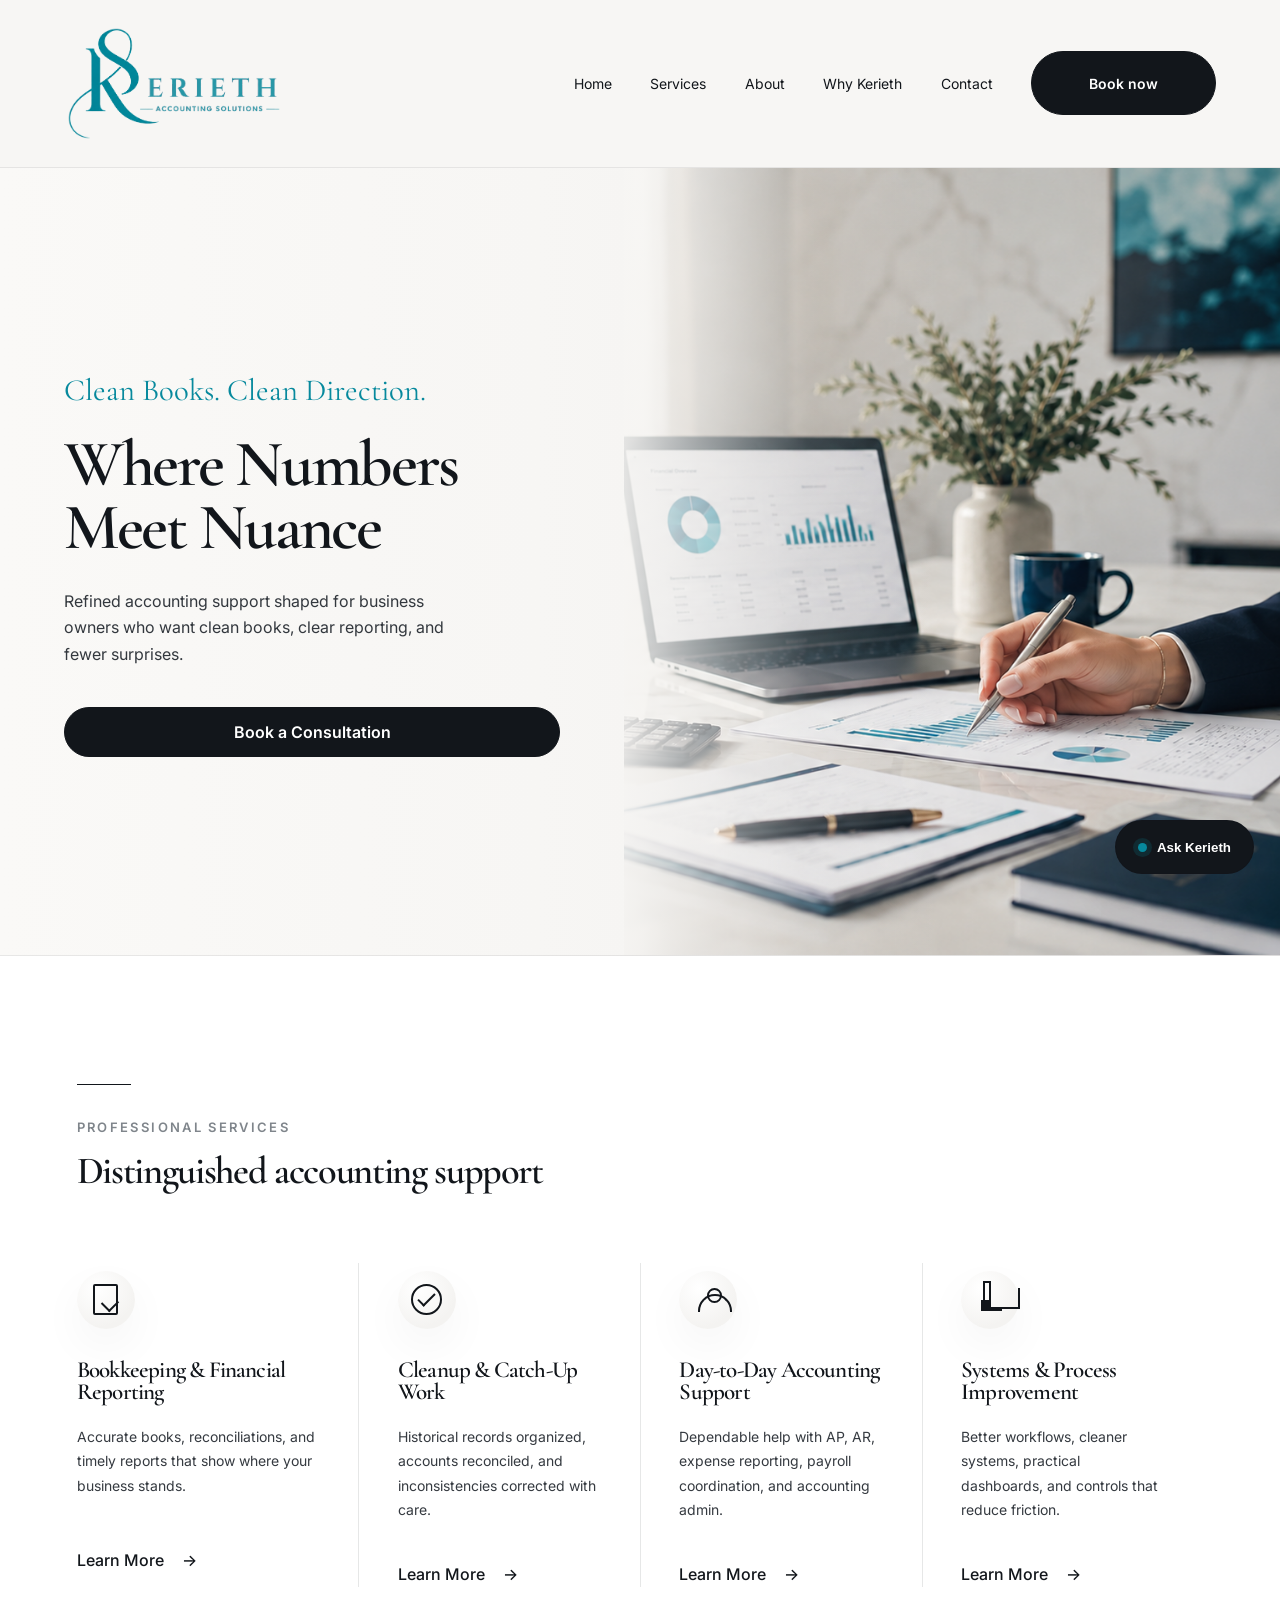
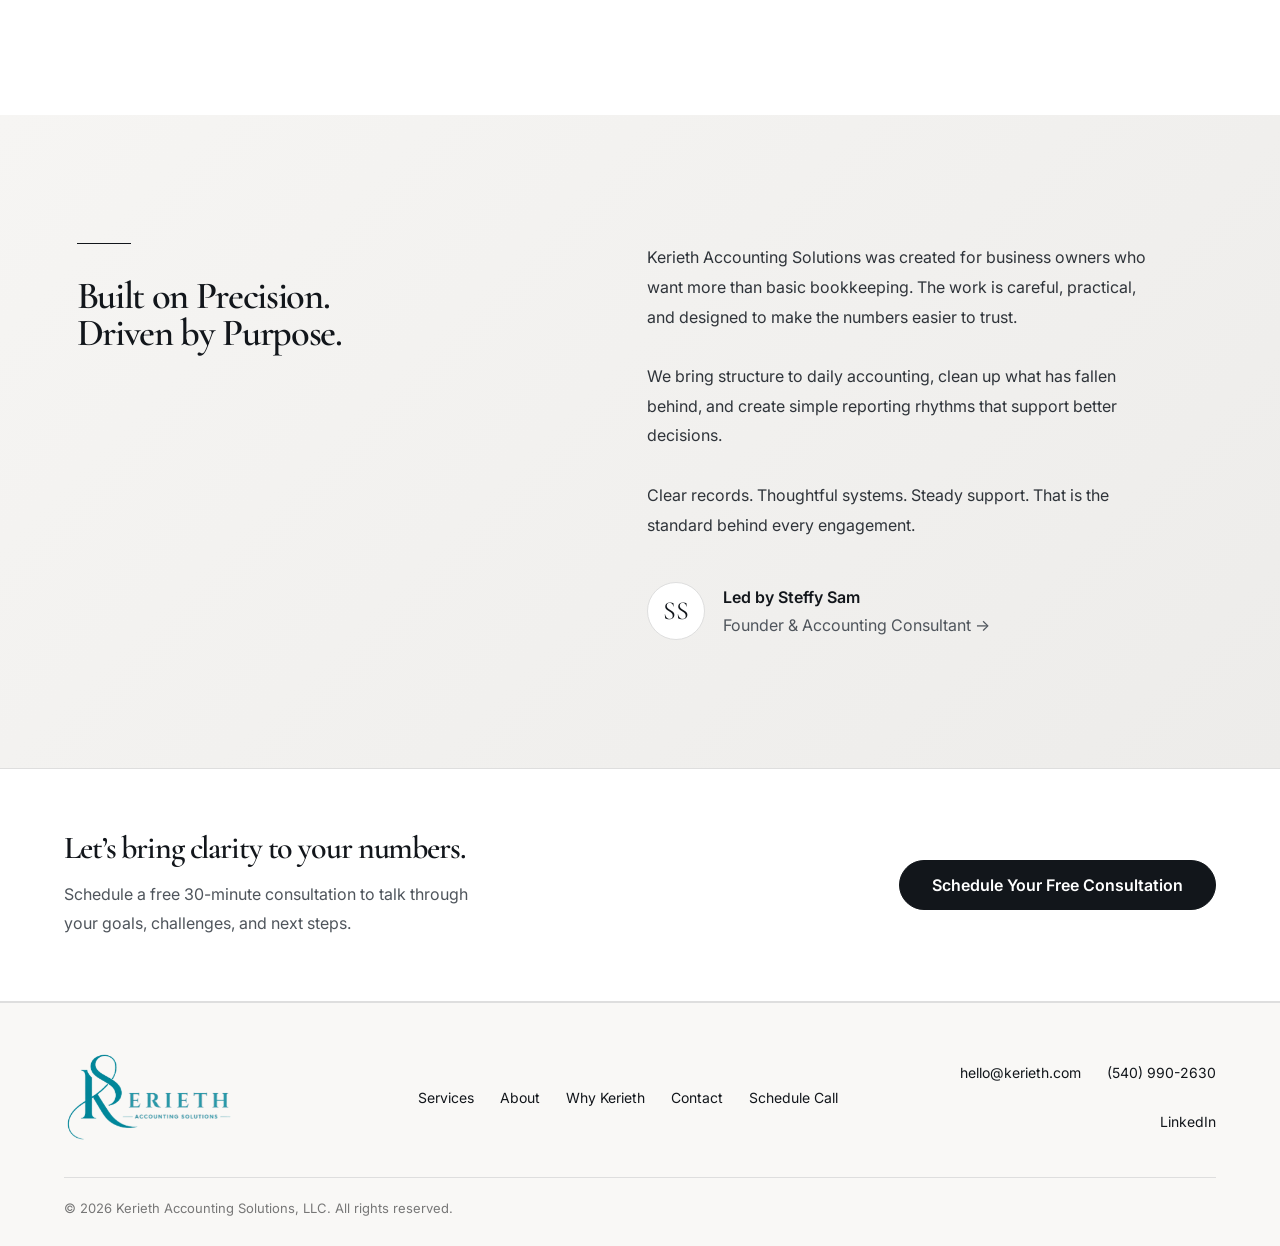
<file: index.html>
<!doctype html>
<html lang="en">
<head>
  <meta charset="utf-8">
  <meta name="viewport" content="width=device-width, initial-scale=1">
  <title>Kerieth Accounting Solutions | Where Numbers Meet Nuance</title>
  <link rel="preconnect" href="https://fonts.googleapis.com">
  <link rel="preconnect" href="https://fonts.gstatic.com" crossorigin>
  <link href="https://fonts.googleapis.com/css2?family=Cormorant+Garamond:wght@500;600;700&family=Inter:wght@400;500;600;700&display=swap" rel="stylesheet">
  <link rel="stylesheet" href="styles-mobile-fixed-v2.css?v=2">
</head>
<body>

<header class="site-header">
  <a class="brand" href="index.html" aria-label="Kerieth Accounting Solutions home">
    <img src="assets/kerieth-logo.png" alt="Kerieth Accounting Solutions logo">
  </a>
  <button class="menu-toggle" aria-label="Open menu"><span></span><span></span><span></span></button>
  <nav class="site-nav" aria-label="Main navigation">
    <a href="index.html">Home</a>
    <a href="services.html">Services</a>
    <a href="about.html">About</a>
    <a href="why-kerieth.html">Why Kerieth</a>
    <a href="contact.html">Contact</a>
    <a class="nav-book" href="contact.html#schedule">Book now</a>
  </nav>
</header>

<main>

<section class="hero-shell">
  <div class="hero-copy reveal">
    <p class="kicker">Clean Books. Clean Direction.</p>
    <h1>Where Numbers Meet Nuance</h1>
    <p class="hero-text">Refined accounting support shaped for business owners who want clean books, clear reporting, and fewer surprises.</p>
    <a class="button dark" href="contact.html#schedule">Book a Consultation</a>
  </div>
  <div class="hero-image" aria-label="Accounting desk with financial reports and laptop"></div>
</section>
<section class="services-home section-pad">
  <div class="section-mark"></div>
  <div class="section-head compact">
    <p class="kicker small">Professional services</p>
    <h2>Distinguished accounting support</h2>
  </div>
  <div class="service-lineup refined-services">
    <article>
      <div class="service-icon icon-report" aria-hidden="true"></div>
      <h3>Bookkeeping & Financial Reporting</h3>
      <p>Accurate books, reconciliations, and timely reports that show where your business stands.</p>
      <a href="services.html#bookkeeping">Learn More <span>→</span></a>
    </article>
    <article>
      <div class="service-icon icon-check" aria-hidden="true"></div>
      <h3>Cleanup & Catch-Up Work</h3>
      <p>Historical records organized, accounts reconciled, and inconsistencies corrected with care.</p>
      <a href="services.html#cleanup">Learn More <span>→</span></a>
    </article>
    <article>
      <div class="service-icon icon-support" aria-hidden="true"></div>
      <h3>Day-to-Day Accounting Support</h3>
      <p>Dependable help with AP, AR, expense reporting, payroll coordination, and accounting admin.</p>
      <a href="services.html#support">Learn More <span>→</span></a>
    </article>
    <article>
      <div class="service-icon icon-systems" aria-hidden="true"></div>
      <h3>Systems & Process Improvement</h3>
      <p>Better workflows, cleaner systems, practical dashboards, and controls that reduce friction.</p>
      <a href="services.html#systems">Learn More <span>→</span></a>
    </article>
  </div>
</section>
<section class="statement section-pad soft-block statement-refined">
  <div>
    <div class="section-mark"></div>
    <h2>Built on Precision.<br>Driven by Purpose.</h2>
  </div>
  <div class="statement-copy">
    <p>Kerieth Accounting Solutions was created for business owners who want more than basic bookkeeping. The work is careful, practical, and designed to make the numbers easier to trust.</p>
    <p>We bring structure to daily accounting, clean up what has fallen behind, and create simple reporting rhythms that support better decisions.</p>
    <p>Clear records. Thoughtful systems. Steady support. That is the standard behind every engagement.</p>
    <div class="founder-mini">
      <div class="founder-mark">SS</div>
      <div>
        <span>Led by Steffy Sam</span>
        <a href="about.html">Founder & Accounting Consultant →</a>
      </div>
    </div>
  </div>
</section>
<section class="booking-strip">
  <div>
    <h2>Let’s bring clarity to your numbers.</h2>
    <p>Schedule a free 30-minute consultation to talk through your goals, challenges, and next steps.</p>
  </div>
  <a class="button dark" href="contact.html#schedule">Schedule Your Free Consultation</a>
</section>

</main>

<footer class="site-footer">
  <div class="footer-inner">
    <a class="footer-brand" href="index.html">
      <img src="assets/kerieth-logo.png" alt="Kerieth Accounting Solutions logo">
    </a>
    <nav class="footer-links" aria-label="Footer navigation">
      <a href="services.html">Services</a>
      <a href="about.html">About</a>
      <a href="why-kerieth.html">Why Kerieth</a>
      <a href="contact.html">Contact</a>
      <a href="schedule.html">Schedule Call</a>
    </nav>
    <div class="footer-contact">
      <a href="mailto:hello@kerieth.com">hello@kerieth.com</a>
      <a href="tel:5409902630">(540) 990-2630</a>
      <a href="https://www.linkedin.com/company/keriethaccounting/" target="_blank" rel="noopener">LinkedIn</a>
    </div>
  </div>
  <div class="footer-bottom">© 2026 Kerieth Accounting Solutions, LLC. All rights reserved.</div>
</footer>


<div class="chatbot-widget" id="chatbotWidget" aria-live="polite">
  <button class="chatbot-toggle" id="chatbotToggle" aria-label="Open Kerieth assistant">
    <span class="chatbot-dot"></span>
    Ask Kerieth
  </button>

  <section class="chatbot-panel" id="chatbotPanel" aria-label="Kerieth website assistant">
    <div class="chatbot-header">
      <div>
        <strong>Kerieth Assistant</strong>
        <span>Website information only</span>
      </div>
      <button class="chatbot-close" id="chatbotClose" aria-label="Close assistant">×</button>
    </div>

    <div class="chatbot-messages" id="chatbotMessages">
      <div class="bot-message">
        Hi, I can help with Kerieth’s services, contact details, and booking a consultation.
      </div>
    </div>

    <form class="chatbot-form" id="chatbotForm">
      <input id="chatbotInput" type="text" placeholder="Ask about services, pricing, contact..." autocomplete="off">
      <button type="submit">Send</button>
    </form>
  </section>
</div>



<button class="back-to-top" id="backToTop" aria-label="Back to top">
  ↑
</button>

<script src="script.js"></script>
</body>
</html>
</file>
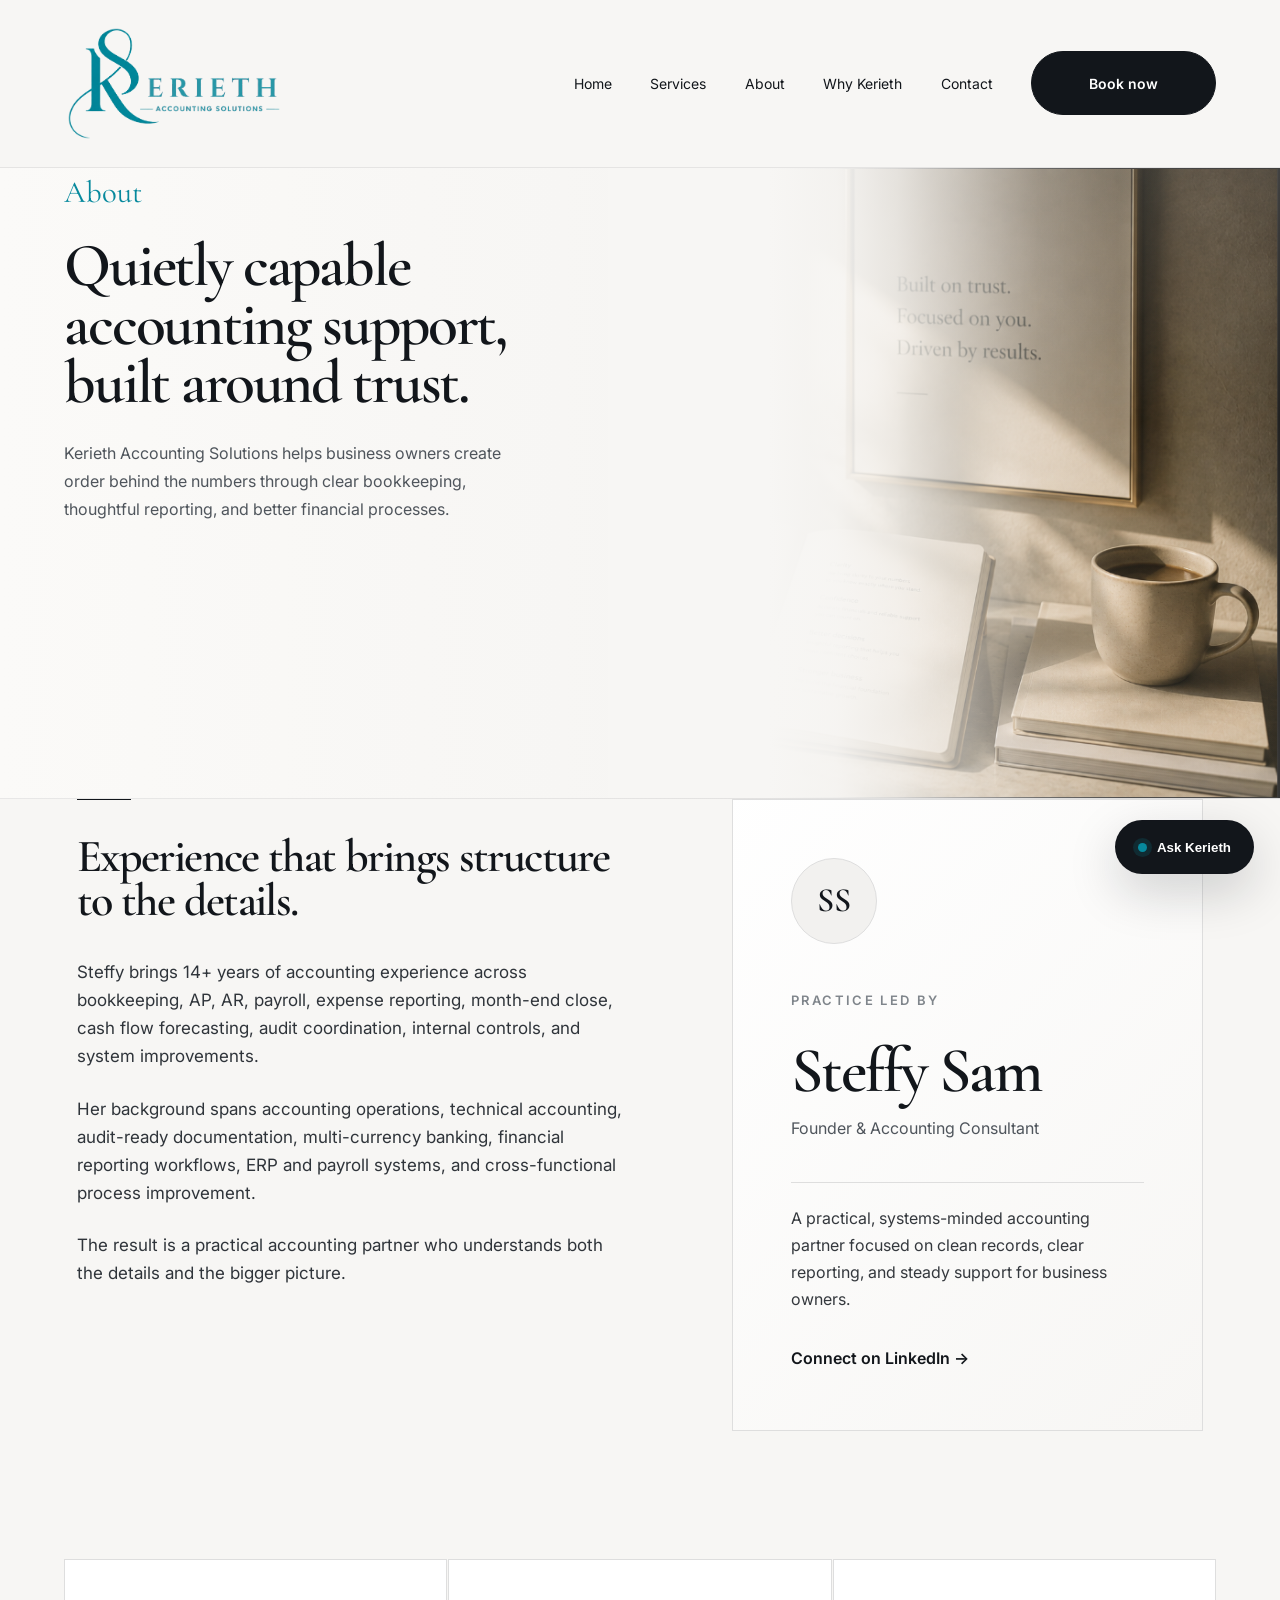
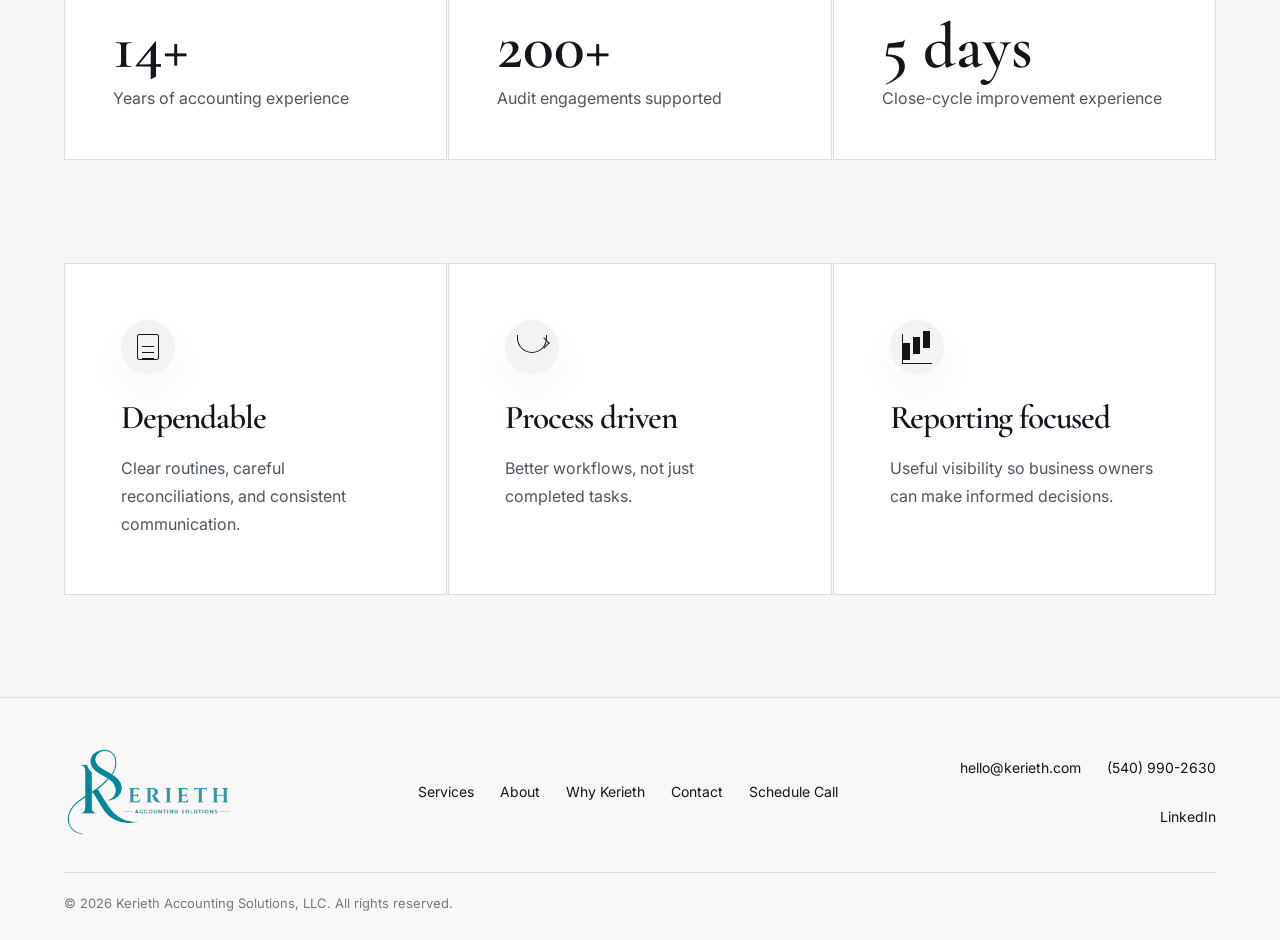
<file: about.html>
<!doctype html>
<html lang="en">
<head>
  <meta charset="utf-8">
  <meta name="viewport" content="width=device-width, initial-scale=1">
  <title>About | Kerieth Accounting Solutions</title>
  <link rel="preconnect" href="https://fonts.googleapis.com">
  <link rel="preconnect" href="https://fonts.gstatic.com" crossorigin>
  <link href="https://fonts.googleapis.com/css2?family=Cormorant+Garamond:wght@500;600;700&family=Inter:wght@400;500;600;700&display=swap" rel="stylesheet">
  <link rel="stylesheet" href="styles-mobile-fixed-v2.css?v=2">
</head>
<body>

<header class="site-header">
  <a class="brand" href="index.html" aria-label="Kerieth Accounting Solutions home">
    <img src="assets/kerieth-logo.png" alt="Kerieth Accounting Solutions logo">
  </a>
  <button class="menu-toggle" aria-label="Open menu"><span></span><span></span><span></span></button>
  <nav class="site-nav" aria-label="Main navigation">
    <a href="index.html">Home</a>
    <a href="services.html">Services</a>
    <a href="about.html">About</a>
    <a href="why-kerieth.html">Why Kerieth</a>
    <a href="contact.html">Contact</a>
    <a class="nav-book" href="contact.html#schedule">Book now</a>
  </nav>
</header>

<main>

<section class="page-title section-hero about-page-hero">
  <p class="kicker">About</p>
  <h1>Quietly capable accounting support, built around trust.</h1>
  <p>Kerieth Accounting Solutions helps business owners create order behind the numbers through clear bookkeeping, thoughtful reporting, and better financial processes.</p>
</section>
<section class="about-editorial about-refined">
  <div class="about-copy">
    <div class="section-mark"></div>
    <h2>Experience that brings structure to the details.</h2>
    <p>Steffy brings 14+ years of accounting experience across bookkeeping, AP, AR, payroll, expense reporting, month-end close, cash flow forecasting, audit coordination, internal controls, and system improvements.</p>
    <p>Her background spans accounting operations, technical accounting, audit-ready documentation, multi-currency banking, financial reporting workflows, ERP and payroll systems, and cross-functional process improvement.</p>
    <p>The result is a practical accounting partner who understands both the details and the bigger picture.</p>
  </div>
  <aside class="name-card founder-card">
    <div class="founder-initial">SS</div>
    <p class="kicker small">Practice led by</p>
    <h2>Steffy Sam</h2>
    <p>Founder & Accounting Consultant</p>
    <div class="founder-divider"></div>
    <p class="founder-note">A practical, systems-minded accounting partner focused on clean records, clear reporting, and steady support for business owners.</p>
    <a class="founder-link" href="https://www.linkedin.com/company/keriethaccounting/" target="_blank" rel="noopener">Connect on LinkedIn →</a>
  </aside>
</section>
<section class="stats-row">
  <div><strong>14+</strong><span>Years of accounting experience</span></div>
  <div><strong>200+</strong><span>Audit engagements supported</span></div>
  <div><strong>5 days</strong><span>Close-cycle improvement experience</span></div>
</section>
<section class="values-simple with-icons">
  <article><div class="value-icon icon-ledger" aria-hidden="true"></div><h3>Dependable</h3><p>Clear routines, careful reconciliations, and consistent communication.</p></article>
  <article><div class="value-icon icon-flow" aria-hidden="true"></div><h3>Process driven</h3><p>Better workflows, not just completed tasks.</p></article>
  <article><div class="value-icon icon-insight" aria-hidden="true"></div><h3>Reporting focused</h3><p>Useful visibility so business owners can make informed decisions.</p></article>
</section>

</main>

<footer class="site-footer">
  <div class="footer-inner">
    <a class="footer-brand" href="index.html">
      <img src="assets/kerieth-logo.png" alt="Kerieth Accounting Solutions logo">
    </a>
    <nav class="footer-links" aria-label="Footer navigation">
      <a href="services.html">Services</a>
      <a href="about.html">About</a>
      <a href="why-kerieth.html">Why Kerieth</a>
      <a href="contact.html">Contact</a>
      <a href="schedule.html">Schedule Call</a>
    </nav>
    <div class="footer-contact">
      <a href="mailto:hello@kerieth.com">hello@kerieth.com</a>
      <a href="tel:5409902630">(540) 990-2630</a>
      <a href="https://www.linkedin.com/company/keriethaccounting/" target="_blank" rel="noopener">LinkedIn</a>
    </div>
  </div>
  <div class="footer-bottom">© 2026 Kerieth Accounting Solutions, LLC. All rights reserved.</div>
</footer>


<div class="chatbot-widget" id="chatbotWidget" aria-live="polite">
  <button class="chatbot-toggle" id="chatbotToggle" aria-label="Open Kerieth assistant">
    <span class="chatbot-dot"></span>
    Ask Kerieth
  </button>

  <section class="chatbot-panel" id="chatbotPanel" aria-label="Kerieth website assistant">
    <div class="chatbot-header">
      <div>
        <strong>Kerieth Assistant</strong>
        <span>Website information only</span>
      </div>
      <button class="chatbot-close" id="chatbotClose" aria-label="Close assistant">×</button>
    </div>

    <div class="chatbot-messages" id="chatbotMessages">
      <div class="bot-message">
        Hi, I can help with Kerieth’s services, contact details, and booking a consultation.
      </div>
    </div>

    <form class="chatbot-form" id="chatbotForm">
      <input id="chatbotInput" type="text" placeholder="Ask about services, pricing, contact..." autocomplete="off">
      <button type="submit">Send</button>
    </form>
  </section>
</div>



<button class="back-to-top" id="backToTop" aria-label="Back to top">
  ↑
</button>

<script src="script.js"></script>
</body>
</html>
</file>
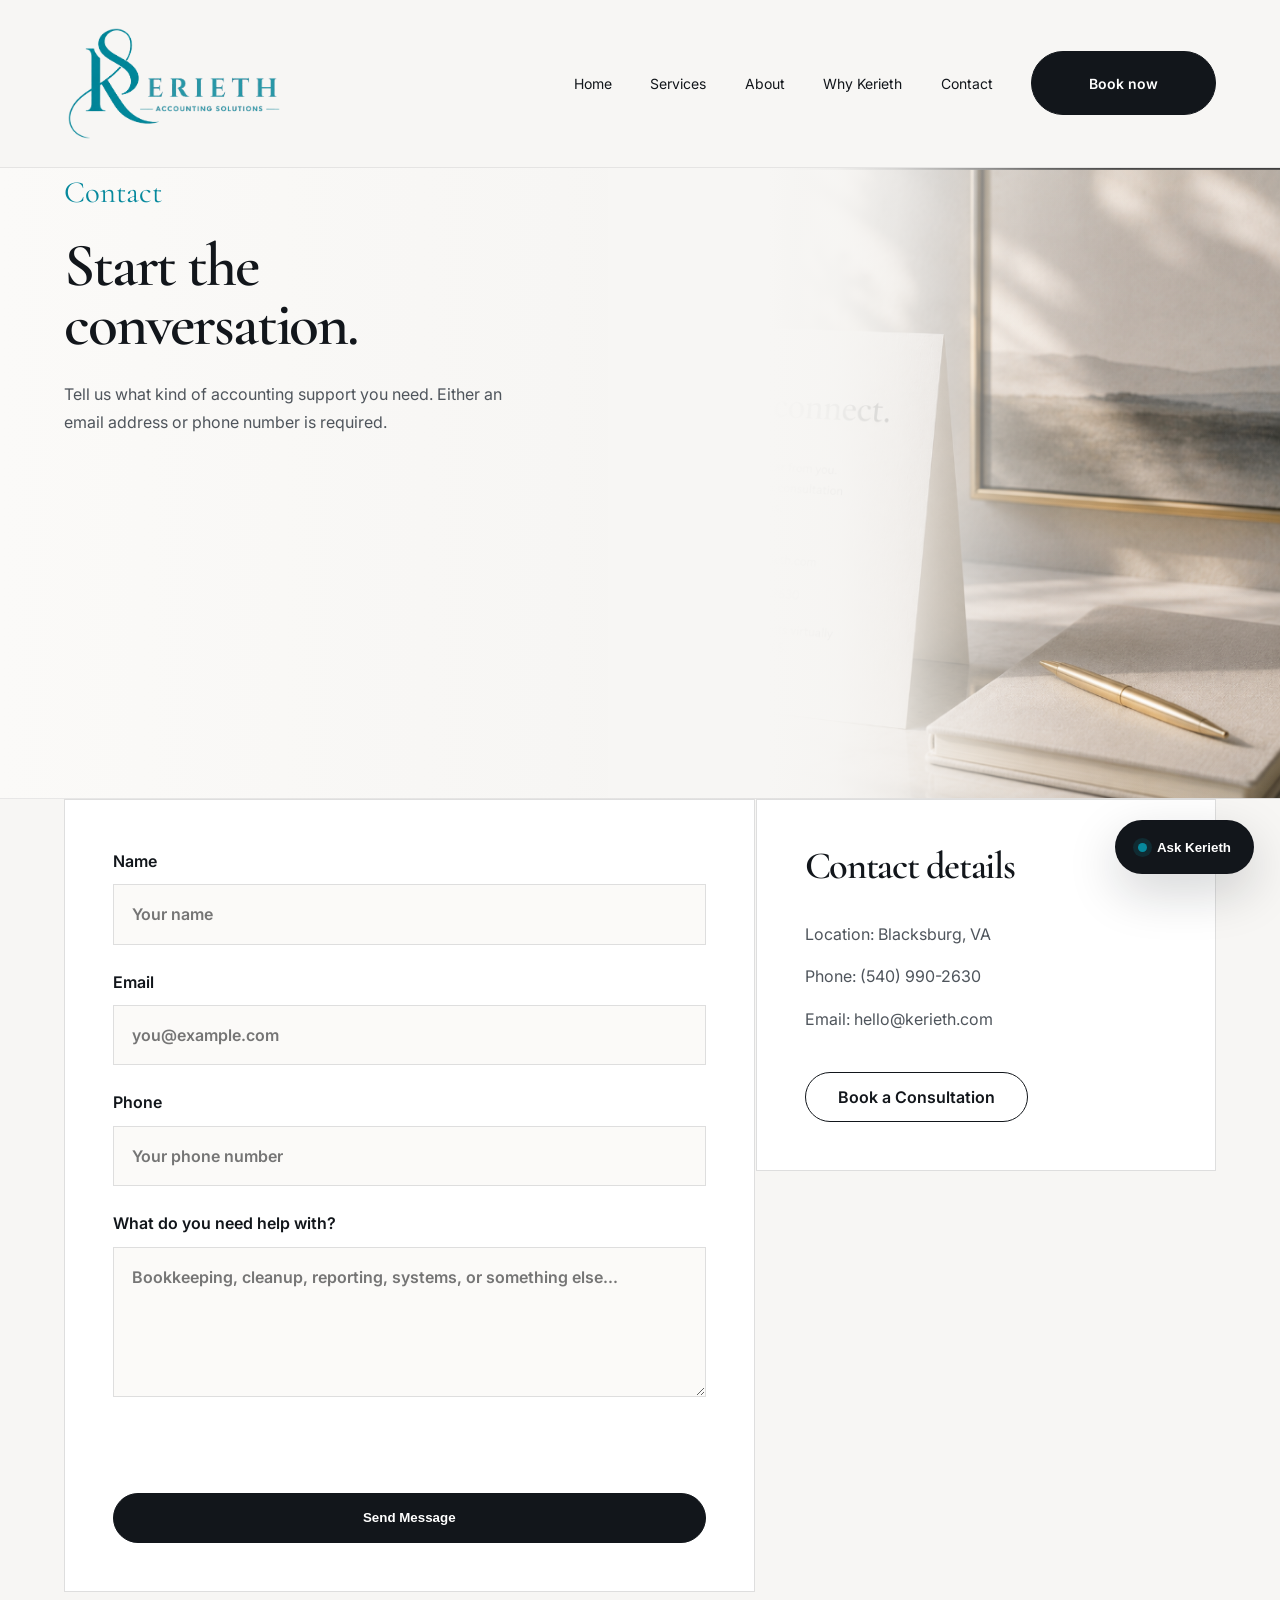
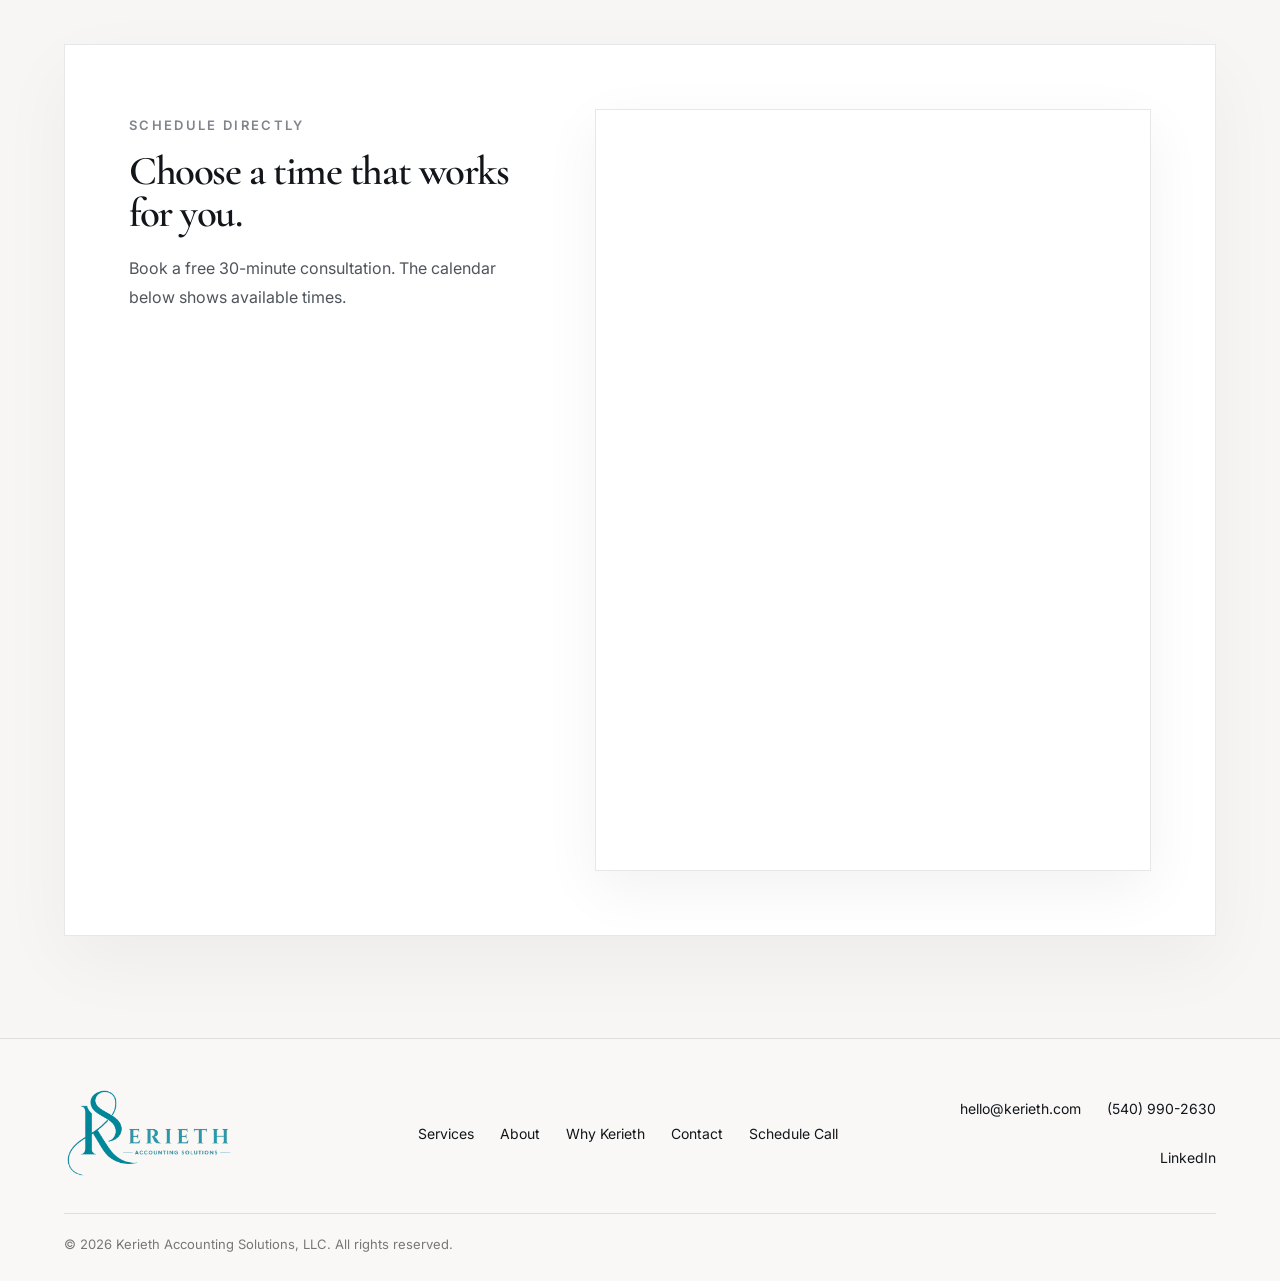
<file: contact.html>
<!doctype html>
<html lang="en">
<head>
  <meta charset="utf-8">
  <meta name="viewport" content="width=device-width, initial-scale=1">
  <title>Contact | Kerieth Accounting Solutions</title>
  <link rel="preconnect" href="https://fonts.googleapis.com">
  <link rel="preconnect" href="https://fonts.gstatic.com" crossorigin>
  <link href="https://fonts.googleapis.com/css2?family=Cormorant+Garamond:wght@500;600;700&family=Inter:wght@400;500;600;700&display=swap" rel="stylesheet">
  <link rel="stylesheet" href="styles-mobile-fixed-v2.css?v=2">
</head>
<body>

<header class="site-header">
  <a class="brand" href="index.html" aria-label="Kerieth Accounting Solutions home">
    <img src="assets/kerieth-logo.png" alt="Kerieth Accounting Solutions logo">
  </a>
  <button class="menu-toggle" aria-label="Open menu"><span></span><span></span><span></span></button>
  <nav class="site-nav" aria-label="Main navigation">
    <a href="index.html">Home</a>
    <a href="services.html">Services</a>
    <a href="about.html">About</a>
    <a href="why-kerieth.html">Why Kerieth</a>
    <a href="contact.html">Contact</a>
    <a class="nav-book" href="#schedule">Book now</a>
  </nav>
</header>

<main>

<section class="page-title section-hero contact-page-hero">
  <p class="kicker">Contact</p>
  <h1>Start the conversation.</h1>
  <p>Tell us what kind of accounting support you need. Either an email address or phone number is required.</p>
</section>
<section class="contact-layout">
  <form class="contact-form" id="contactForm" action="https://formspree.io/f/mbdbwrjd" method="POST">
    <label>Name<input id="name" name="name" type="text" placeholder="Your name" required></label>
    <label>Email<input id="email" name="email" type="email" placeholder="you@example.com"></label>
    <label>Phone<input id="phone" name="phone" type="tel" placeholder="Your phone number"></label>
    <label>What do you need help with?<textarea id="message" name="message" placeholder="Bookkeeping, cleanup, reporting, systems, or something else..." required></textarea></label>

    <input type="hidden" name="_subject" value="New contact request from Kerieth website">
    <input type="hidden" name="recipient_note" value="This person wants to contact Kerieth regarding the message submitted below. Please use the provided email or phone number to respond.">

    <p class="form-error" id="formError" aria-live="polite"></p>
    <p class="form-success" id="formSuccess" aria-live="polite"></p>
    <button class="button dark" type="submit">Send Message</button>
  </form>
  <aside class="contact-card">
    <h2>Contact details</h2>
    <p>Location: Blacksburg, VA</p>
    <p>Phone: <a href="tel:5409902630">(540) 990-2630</a></p>
    <p>Email: <a href="mailto:hello@kerieth.com">hello@kerieth.com</a></p>
    <a class="button outline" href="#schedule">Book a Consultation</a>
  </aside>
  <section id="schedule" class="calendly-panel neat-calendly" aria-label="Schedule a consultation">
    <div class="calendly-copy">
      <p class="kicker small">Schedule directly</p>
      <h2>Choose a time that works for you.</h2>
      <p>Book a free 30-minute consultation. The calendar below shows available times.</p>
    </div>
    <div class="calendly-card">
      <iframe src="https://calendly.com/hello-kerieth/30min?hide_gdpr_banner=1&hide_event_type_details=1&background_color=ffffff&text_color=12161b&primary_color=12161b" title="Schedule a consultation with Kerieth Accounting Solutions"></iframe>
    </div>
  </section>
</section>

</main>

<footer class="site-footer">
  <div class="footer-inner">
    <a class="footer-brand" href="index.html">
      <img src="assets/kerieth-logo.png" alt="Kerieth Accounting Solutions logo">
    </a>
    <nav class="footer-links" aria-label="Footer navigation">
      <a href="services.html">Services</a>
      <a href="about.html">About</a>
      <a href="why-kerieth.html">Why Kerieth</a>
      <a href="contact.html">Contact</a>
      <a href="schedule.html">Schedule Call</a>
    </nav>
    <div class="footer-contact">
      <a href="mailto:hello@kerieth.com">hello@kerieth.com</a>
      <a href="tel:5409902630">(540) 990-2630</a>
      <a href="https://www.linkedin.com/company/keriethaccounting/" target="_blank" rel="noopener">LinkedIn</a>
    </div>
  </div>
  <div class="footer-bottom">© 2026 Kerieth Accounting Solutions, LLC. All rights reserved.</div>
</footer>


<div class="chatbot-widget" id="chatbotWidget" aria-live="polite">
  <button class="chatbot-toggle" id="chatbotToggle" aria-label="Open Kerieth assistant">
    <span class="chatbot-dot"></span>
    Ask Kerieth
  </button>

  <section class="chatbot-panel" id="chatbotPanel" aria-label="Kerieth website assistant">
    <div class="chatbot-header">
      <div>
        <strong>Kerieth Assistant</strong>
        <span>Website information only</span>
      </div>
      <button class="chatbot-close" id="chatbotClose" aria-label="Close assistant">×</button>
    </div>

    <div class="chatbot-messages" id="chatbotMessages">
      <div class="bot-message">
        Hi, I can help with Kerieth’s services, contact details, and booking a consultation.
      </div>
    </div>

    <form class="chatbot-form" id="chatbotForm">
      <input id="chatbotInput" type="text" placeholder="Ask about services, pricing, contact..." autocomplete="off">
      <button type="submit">Send</button>
    </form>
  </section>
</div>



<button class="back-to-top" id="backToTop" aria-label="Back to top">
  ↑
</button>

<script src="script.js"></script>
</body>
</html>
</file>
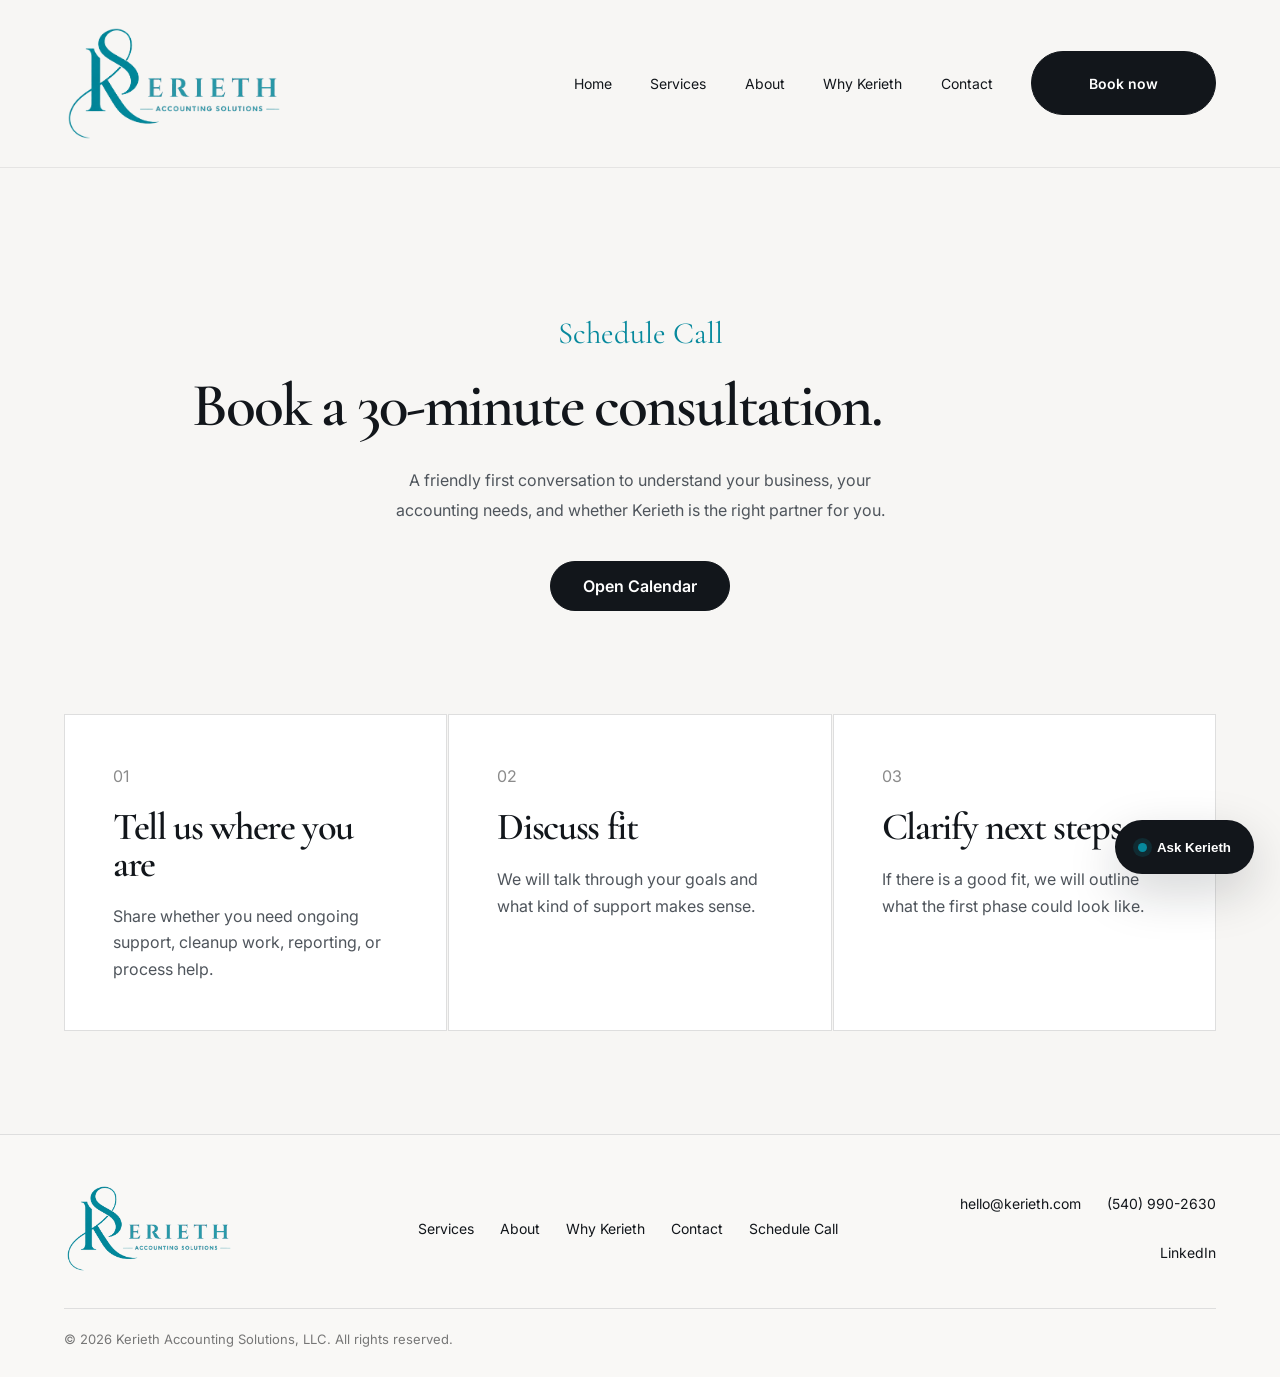
<file: schedule.html>
<!doctype html>
<html lang="en">
<head>
  <meta charset="utf-8">
  <meta name="viewport" content="width=device-width, initial-scale=1">
  <title>Schedule Call | Kerieth Accounting Solutions</title>
  <link rel="preconnect" href="https://fonts.googleapis.com">
  <link rel="preconnect" href="https://fonts.gstatic.com" crossorigin>
  <link href="https://fonts.googleapis.com/css2?family=Cormorant+Garamond:wght@500;600;700&family=Inter:wght@400;500;600;700&display=swap" rel="stylesheet">
  <link rel="stylesheet" href="styles-mobile-fixed-v2.css?v=2">
</head>
<body>

<header class="site-header">
  <a class="brand" href="index.html" aria-label="Kerieth Accounting Solutions home">
    <img src="assets/kerieth-logo.png" alt="Kerieth Accounting Solutions logo">
  </a>
  <button class="menu-toggle" aria-label="Open menu"><span></span><span></span><span></span></button>
  <nav class="site-nav" aria-label="Main navigation">
    <a href="index.html">Home</a>
    <a href="services.html">Services</a>
    <a href="about.html">About</a>
    <a href="why-kerieth.html">Why Kerieth</a>
    <a href="contact.html">Contact</a>
    <a class="nav-book" href="contact.html#schedule">Book now</a>
  </nav>
</header>

<main>

<section class="page-title center-title">
  <p class="kicker">Schedule Call</p>
  <h1>Book a 30-minute consultation.</h1>
  <p>A friendly first conversation to understand your business, your accounting needs, and whether Kerieth is the right partner for you.</p>
  <a class="button dark" href="contact.html#schedule">Open Calendar</a>
</section>
<section class="values-simple process">
  <article><span>01</span><h3>Tell us where you are</h3><p>Share whether you need ongoing support, cleanup work, reporting, or process help.</p></article>
  <article><span>02</span><h3>Discuss fit</h3><p>We will talk through your goals and what kind of support makes sense.</p></article>
  <article><span>03</span><h3>Clarify next steps</h3><p>If there is a good fit, we will outline what the first phase could look like.</p></article>
</section>

</main>

<footer class="site-footer">
  <div class="footer-inner">
    <a class="footer-brand" href="index.html">
      <img src="assets/kerieth-logo.png" alt="Kerieth Accounting Solutions logo">
    </a>
    <nav class="footer-links" aria-label="Footer navigation">
      <a href="services.html">Services</a>
      <a href="about.html">About</a>
      <a href="why-kerieth.html">Why Kerieth</a>
      <a href="contact.html">Contact</a>
      <a href="schedule.html">Schedule Call</a>
    </nav>
    <div class="footer-contact">
      <a href="mailto:hello@kerieth.com">hello@kerieth.com</a>
      <a href="tel:5409902630">(540) 990-2630</a>
      <a href="https://www.linkedin.com/company/keriethaccounting/" target="_blank" rel="noopener">LinkedIn</a>
    </div>
  </div>
  <div class="footer-bottom">© 2026 Kerieth Accounting Solutions, LLC. All rights reserved.</div>
</footer>


<div class="chatbot-widget" id="chatbotWidget" aria-live="polite">
  <button class="chatbot-toggle" id="chatbotToggle" aria-label="Open Kerieth assistant">
    <span class="chatbot-dot"></span>
    Ask Kerieth
  </button>

  <section class="chatbot-panel" id="chatbotPanel" aria-label="Kerieth website assistant">
    <div class="chatbot-header">
      <div>
        <strong>Kerieth Assistant</strong>
        <span>Website information only</span>
      </div>
      <button class="chatbot-close" id="chatbotClose" aria-label="Close assistant">×</button>
    </div>

    <div class="chatbot-messages" id="chatbotMessages">
      <div class="bot-message">
        Hi, I can help with Kerieth’s services, contact details, and booking a consultation.
      </div>
    </div>

    <form class="chatbot-form" id="chatbotForm">
      <input id="chatbotInput" type="text" placeholder="Ask about services, pricing, contact..." autocomplete="off">
      <button type="submit">Send</button>
    </form>
  </section>
</div>



<button class="back-to-top" id="backToTop" aria-label="Back to top">
  ↑
</button>

<script src="script.js"></script>
</body>
</html>
</file>
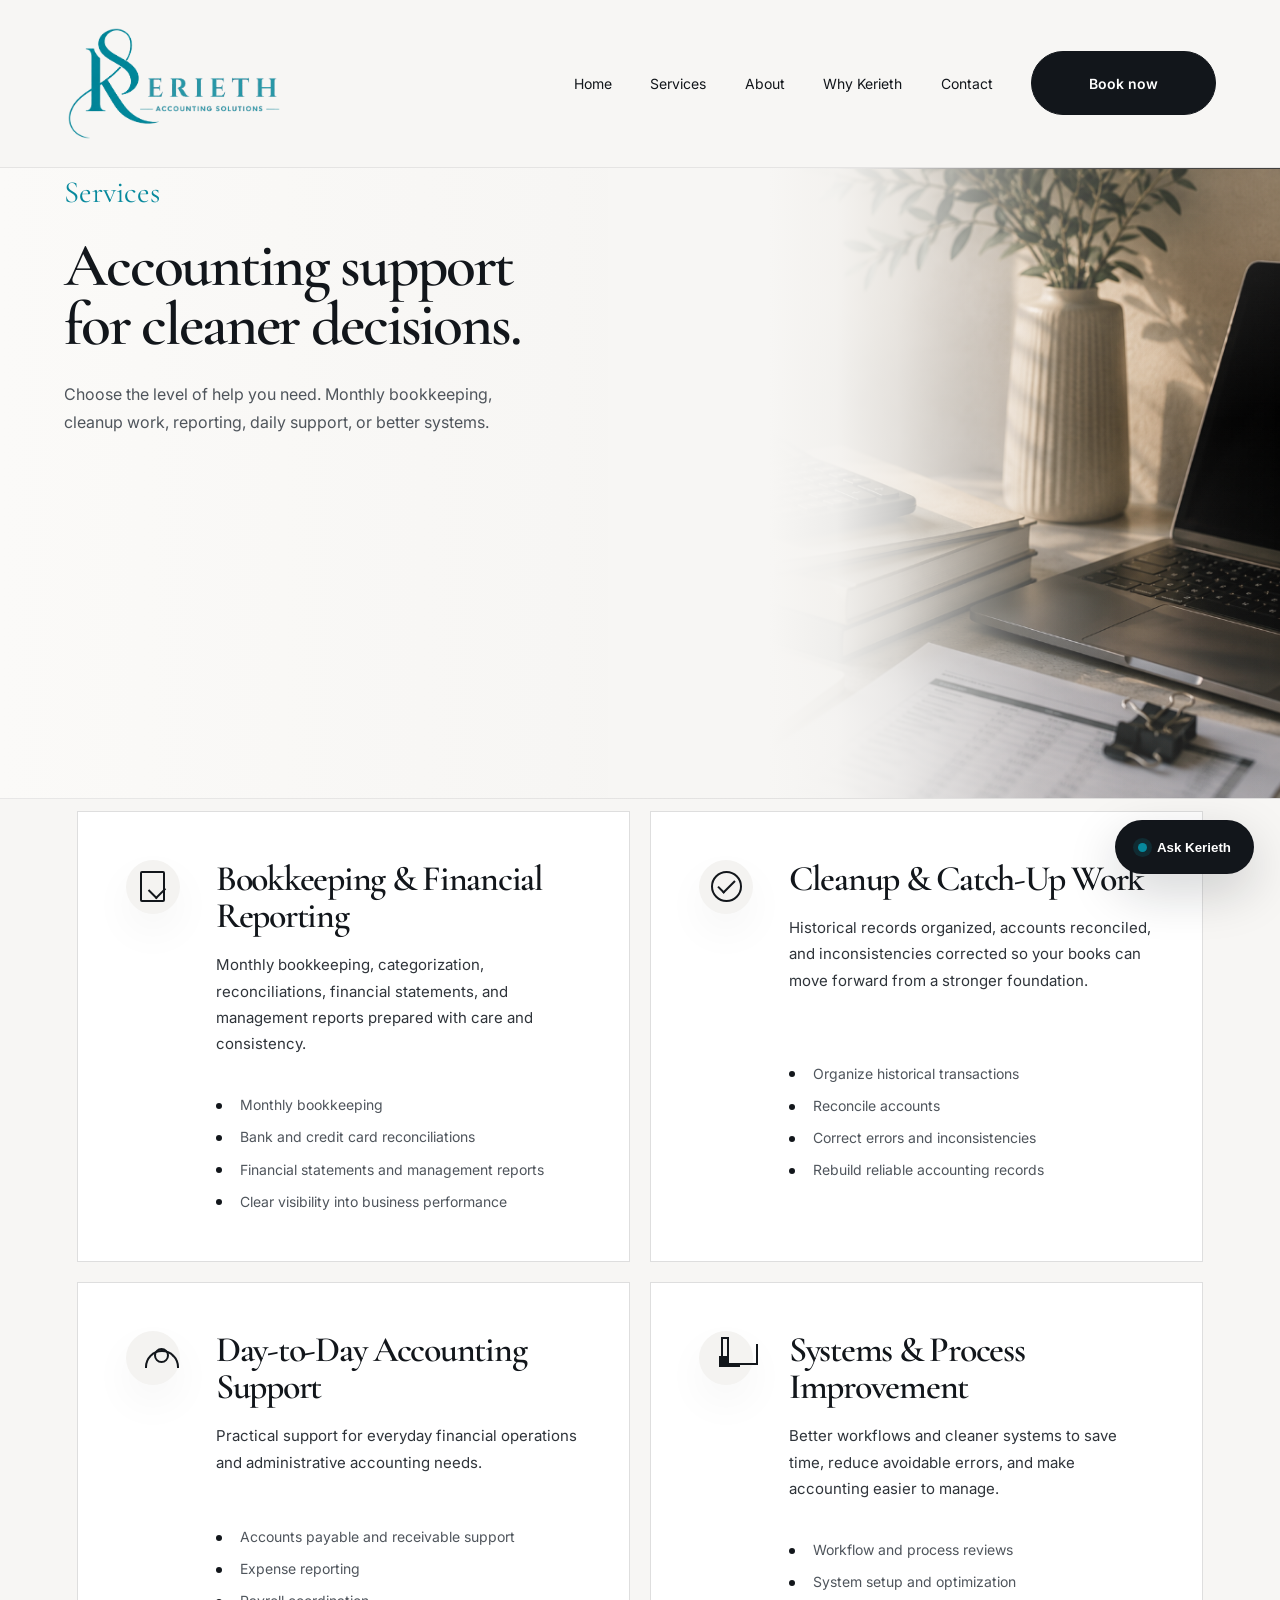
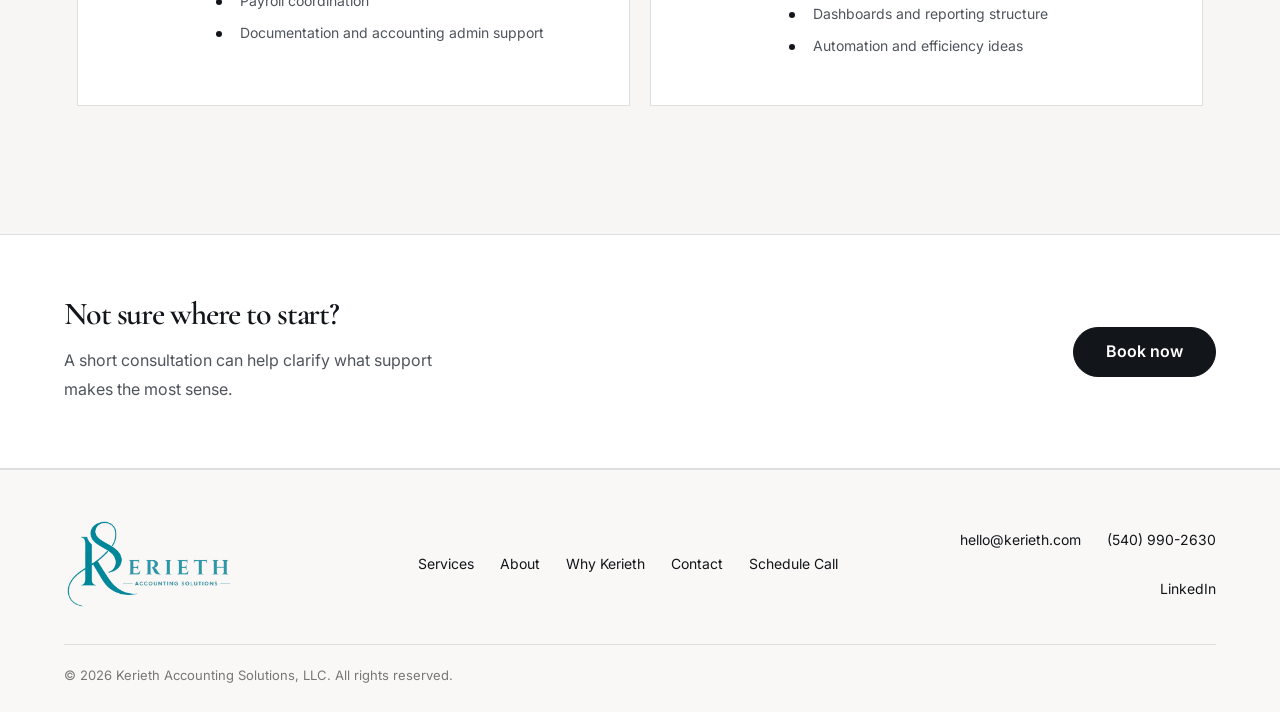
<file: services.html>
<!doctype html>
<html lang="en">
<head>
  <meta charset="utf-8">
  <meta name="viewport" content="width=device-width, initial-scale=1">
  <title>Services | Kerieth Accounting Solutions</title>
  <link rel="preconnect" href="https://fonts.googleapis.com">
  <link rel="preconnect" href="https://fonts.gstatic.com" crossorigin>
  <link href="https://fonts.googleapis.com/css2?family=Cormorant+Garamond:wght@500;600;700&family=Inter:wght@400;500;600;700&display=swap" rel="stylesheet">
  <link rel="stylesheet" href="styles-mobile-fixed-v2.css?v=2">
</head>
<body>

<header class="site-header">
  <a class="brand" href="index.html" aria-label="Kerieth Accounting Solutions home">
    <img src="assets/kerieth-logo.png" alt="Kerieth Accounting Solutions logo">
  </a>
  <button class="menu-toggle" aria-label="Open menu"><span></span><span></span><span></span></button>
  <nav class="site-nav" aria-label="Main navigation">
    <a href="index.html">Home</a>
    <a href="services.html">Services</a>
    <a href="about.html">About</a>
    <a href="why-kerieth.html">Why Kerieth</a>
    <a href="contact.html">Contact</a>
    <a class="nav-book" href="contact.html#schedule">Book now</a>
  </nav>
</header>

<main>

<section class="page-title section-hero services-page-hero">
  <p class="kicker">Services</p>
  <h1>Accounting support for cleaner decisions.</h1>
  <p>Choose the level of help you need. Monthly bookkeeping, cleanup work, reporting, daily support, or better systems.</p>
</section>
<section class="service-detail-wrap refined-detail-wrap">
  <article id="bookkeeping" class="service-detail refined-detail service-detail-card">
    <div class="service-icon icon-report" aria-hidden="true"></div>
    <span class="service-number">01</span>
    <div>
      <h2>Bookkeeping & Financial Reporting</h2>
      <p>Monthly bookkeeping, categorization, reconciliations, financial statements, and management reports prepared with care and consistency.</p>
    </div>
    <ul>
      <li>Monthly bookkeeping</li>
      <li>Bank and credit card reconciliations</li>
      <li>Financial statements and management reports</li>
      <li>Clear visibility into business performance</li>
    </ul>
  </article>
  <article id="cleanup" class="service-detail refined-detail service-detail-card">
    <div class="service-icon icon-check" aria-hidden="true"></div>
    <span class="service-number">02</span>
    <div>
      <h2>Cleanup & Catch-Up Work</h2>
      <p>Historical records organized, accounts reconciled, and inconsistencies corrected so your books can move forward from a stronger foundation.</p>
    </div>
    <ul>
      <li>Organize historical transactions</li>
      <li>Reconcile accounts</li>
      <li>Correct errors and inconsistencies</li>
      <li>Rebuild reliable accounting records</li>
    </ul>
  </article>
  <article id="support" class="service-detail refined-detail service-detail-card">
    <div class="service-icon icon-support" aria-hidden="true"></div>
    <span class="service-number">03</span>
    <div>
      <h2>Day-to-Day Accounting Support</h2>
      <p>Practical support for everyday financial operations and administrative accounting needs.</p>
    </div>
    <ul>
      <li>Accounts payable and receivable support</li>
      <li>Expense reporting</li>
      <li>Payroll coordination</li>
      <li>Documentation and accounting admin support</li>
    </ul>
  </article>
  <article id="systems" class="service-detail refined-detail service-detail-card">
    <div class="service-icon icon-systems" aria-hidden="true"></div>
    <span class="service-number">04</span>
    <div>
      <h2>Systems & Process Improvement</h2>
      <p>Better workflows and cleaner systems to save time, reduce avoidable errors, and make accounting easier to manage.</p>
    </div>
    <ul>
      <li>Workflow and process reviews</li>
      <li>System setup and optimization</li>
      <li>Dashboards and reporting structure</li>
      <li>Automation and efficiency ideas</li>
    </ul>
  </article>
</section>
<section class="booking-strip slim">
  <div>
    <h2>Not sure where to start?</h2>
    <p>A short consultation can help clarify what support makes the most sense.</p>
  </div>
  <a class="button dark" href="contact.html#schedule">Book now</a>
</section>

</main>

<footer class="site-footer">
  <div class="footer-inner">
    <a class="footer-brand" href="index.html">
      <img src="assets/kerieth-logo.png" alt="Kerieth Accounting Solutions logo">
    </a>
    <nav class="footer-links" aria-label="Footer navigation">
      <a href="services.html">Services</a>
      <a href="about.html">About</a>
      <a href="why-kerieth.html">Why Kerieth</a>
      <a href="contact.html">Contact</a>
      <a href="schedule.html">Schedule Call</a>
    </nav>
    <div class="footer-contact">
      <a href="mailto:hello@kerieth.com">hello@kerieth.com</a>
      <a href="tel:5409902630">(540) 990-2630</a>
      <a href="https://www.linkedin.com/company/keriethaccounting/" target="_blank" rel="noopener">LinkedIn</a>
    </div>
  </div>
  <div class="footer-bottom">© 2026 Kerieth Accounting Solutions, LLC. All rights reserved.</div>
</footer>


<div class="chatbot-widget" id="chatbotWidget" aria-live="polite">
  <button class="chatbot-toggle" id="chatbotToggle" aria-label="Open Kerieth assistant">
    <span class="chatbot-dot"></span>
    Ask Kerieth
  </button>

  <section class="chatbot-panel" id="chatbotPanel" aria-label="Kerieth website assistant">
    <div class="chatbot-header">
      <div>
        <strong>Kerieth Assistant</strong>
        <span>Website information only</span>
      </div>
      <button class="chatbot-close" id="chatbotClose" aria-label="Close assistant">×</button>
    </div>

    <div class="chatbot-messages" id="chatbotMessages">
      <div class="bot-message">
        Hi, I can help with Kerieth’s services, contact details, and booking a consultation.
      </div>
    </div>

    <form class="chatbot-form" id="chatbotForm">
      <input id="chatbotInput" type="text" placeholder="Ask about services, pricing, contact..." autocomplete="off">
      <button type="submit">Send</button>
    </form>
  </section>
</div>



<button class="back-to-top" id="backToTop" aria-label="Back to top">
  ↑
</button>

<script src="script.js"></script>
</body>
</html>
</file>
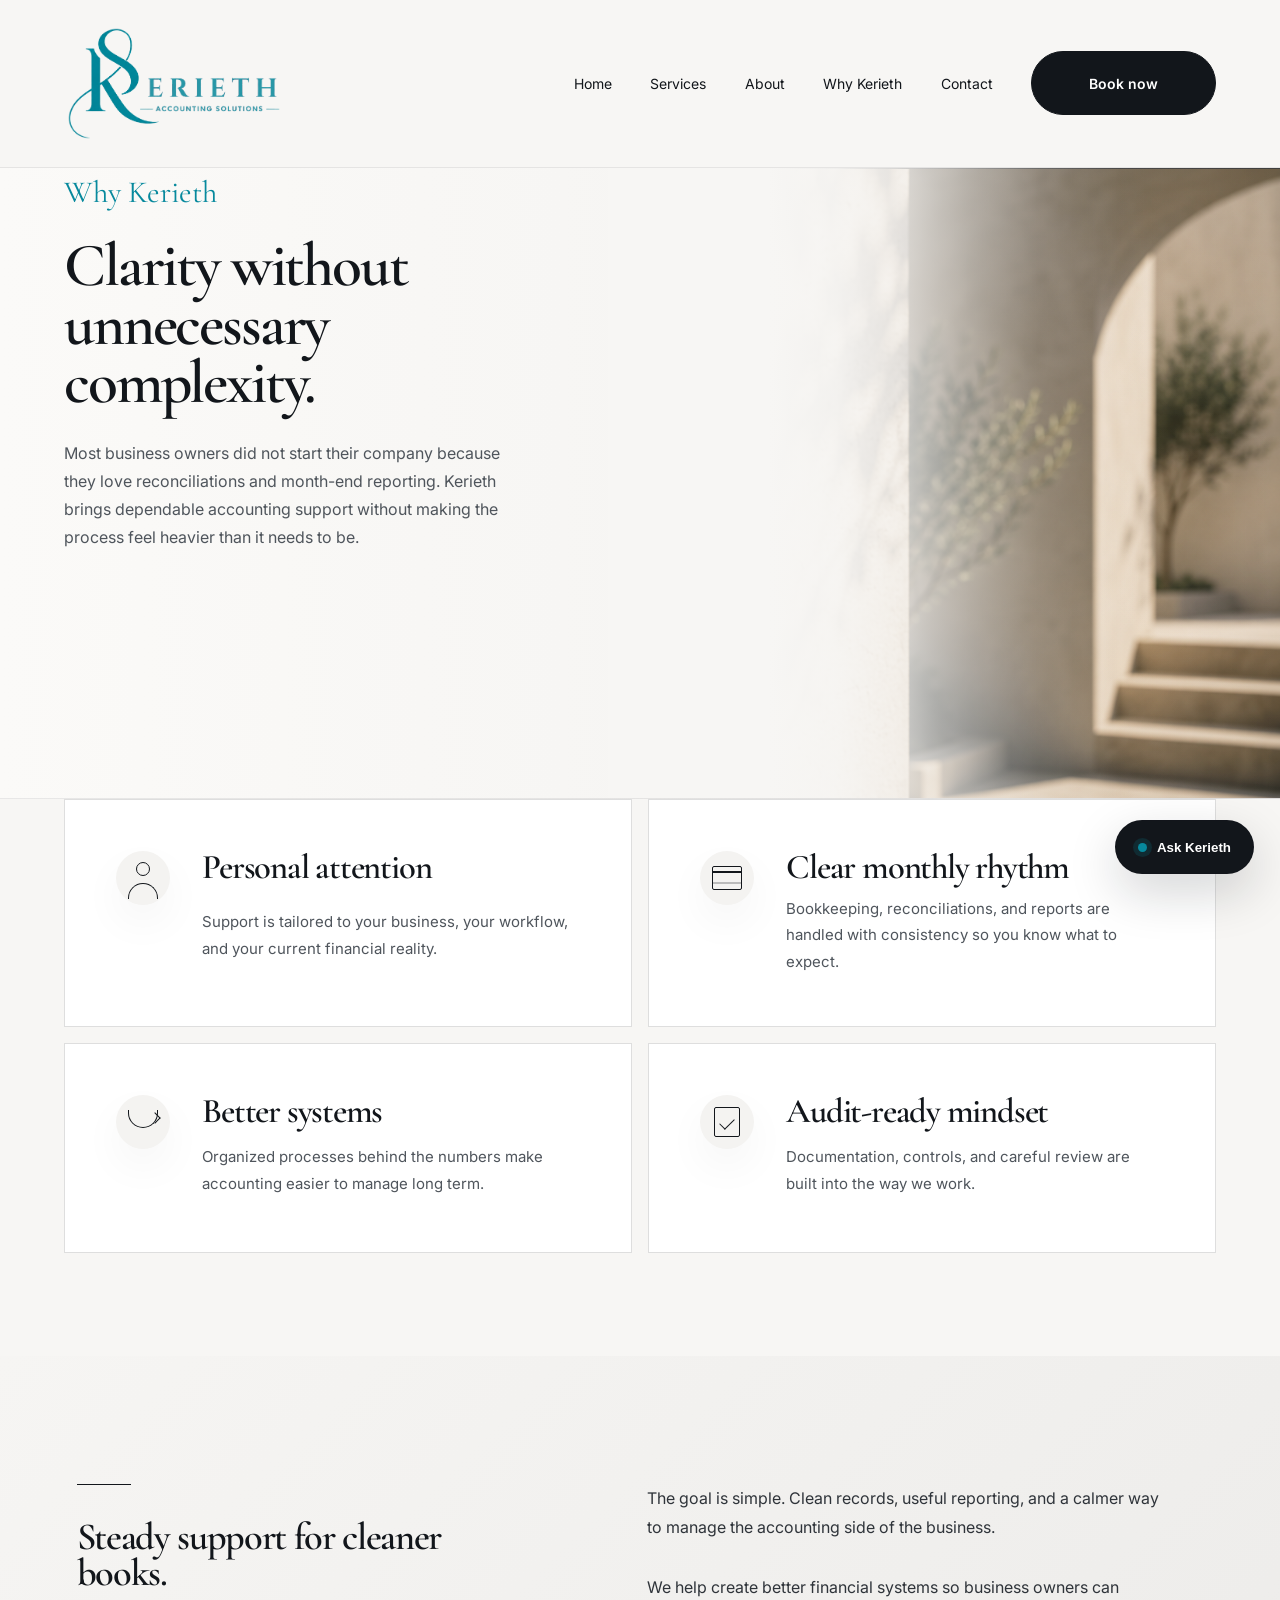
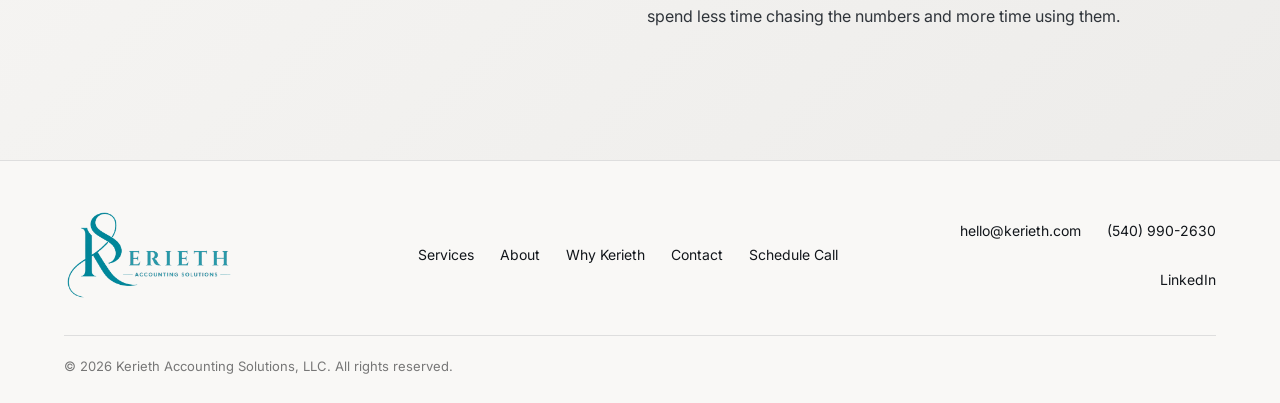
<file: why-kerieth.html>
<!doctype html>
<html lang="en">
<head>
  <meta charset="utf-8">
  <meta name="viewport" content="width=device-width, initial-scale=1">
  <title>Why Kerieth | Kerieth Accounting Solutions</title>
  <link rel="preconnect" href="https://fonts.googleapis.com">
  <link rel="preconnect" href="https://fonts.gstatic.com" crossorigin>
  <link href="https://fonts.googleapis.com/css2?family=Cormorant+Garamond:wght@500;600;700&family=Inter:wght@400;500;600;700&display=swap" rel="stylesheet">
  <link rel="stylesheet" href="styles-mobile-fixed-v2.css?v=2">
</head>
<body>

<header class="site-header">
  <a class="brand" href="index.html" aria-label="Kerieth Accounting Solutions home">
    <img src="assets/kerieth-logo.png" alt="Kerieth Accounting Solutions logo">
  </a>
  <button class="menu-toggle" aria-label="Open menu"><span></span><span></span><span></span></button>
  <nav class="site-nav" aria-label="Main navigation">
    <a href="index.html">Home</a>
    <a href="services.html">Services</a>
    <a href="about.html">About</a>
    <a href="why-kerieth.html">Why Kerieth</a>
    <a href="contact.html">Contact</a>
    <a class="nav-book" href="contact.html#schedule">Book now</a>
  </nav>
</header>

<main>

<section class="page-title section-hero why-page-hero">
  <p class="kicker">Why Kerieth</p>
  <h1>Clarity without unnecessary complexity.</h1>
  <p>Most business owners did not start their company because they love reconciliations and month-end reporting. Kerieth brings dependable accounting support without making the process feel heavier than it needs to be.</p>
</section>
<section class="why-grid refined-why-grid">
  <article><div class="service-icon icon-personal" aria-hidden="true"></div><h2>Personal attention</h2><p>Support is tailored to your business, your workflow, and your current financial reality.</p></article>
  <article><div class="service-icon icon-rhythm" aria-hidden="true"></div><h2>Clear monthly rhythm</h2><p>Bookkeeping, reconciliations, and reports are handled with consistency so you know what to expect.</p></article>
  <article><div class="service-icon icon-flow" aria-hidden="true"></div><h2>Better systems</h2><p>Organized processes behind the numbers make accounting easier to manage long term.</p></article>
  <article><div class="service-icon icon-ready" aria-hidden="true"></div><h2>Audit-ready mindset</h2><p>Documentation, controls, and careful review are built into the way we work.</p></article>
</section>
<section class="statement section-pad soft-block">
  <div><div class="section-mark"></div><h2>Steady support for cleaner books.</h2></div>
  <div class="statement-copy"><p>The goal is simple. Clean records, useful reporting, and a calmer way to manage the accounting side of the business.</p><p>We help create better financial systems so business owners can spend less time chasing the numbers and more time using them.</p></div>
</section>

</main>

<footer class="site-footer">
  <div class="footer-inner">
    <a class="footer-brand" href="index.html">
      <img src="assets/kerieth-logo.png" alt="Kerieth Accounting Solutions logo">
    </a>
    <nav class="footer-links" aria-label="Footer navigation">
      <a href="services.html">Services</a>
      <a href="about.html">About</a>
      <a href="why-kerieth.html">Why Kerieth</a>
      <a href="contact.html">Contact</a>
      <a href="schedule.html">Schedule Call</a>
    </nav>
    <div class="footer-contact">
      <a href="mailto:hello@kerieth.com">hello@kerieth.com</a>
      <a href="tel:5409902630">(540) 990-2630</a>
      <a href="https://www.linkedin.com/company/keriethaccounting/" target="_blank" rel="noopener">LinkedIn</a>
    </div>
  </div>
  <div class="footer-bottom">© 2026 Kerieth Accounting Solutions, LLC. All rights reserved.</div>
</footer>


<div class="chatbot-widget" id="chatbotWidget" aria-live="polite">
  <button class="chatbot-toggle" id="chatbotToggle" aria-label="Open Kerieth assistant">
    <span class="chatbot-dot"></span>
    Ask Kerieth
  </button>

  <section class="chatbot-panel" id="chatbotPanel" aria-label="Kerieth website assistant">
    <div class="chatbot-header">
      <div>
        <strong>Kerieth Assistant</strong>
        <span>Website information only</span>
      </div>
      <button class="chatbot-close" id="chatbotClose" aria-label="Close assistant">×</button>
    </div>

    <div class="chatbot-messages" id="chatbotMessages">
      <div class="bot-message">
        Hi, I can help with Kerieth’s services, contact details, and booking a consultation.
      </div>
    </div>

    <form class="chatbot-form" id="chatbotForm">
      <input id="chatbotInput" type="text" placeholder="Ask about services, pricing, contact..." autocomplete="off">
      <button type="submit">Send</button>
    </form>
  </section>
</div>



<button class="back-to-top" id="backToTop" aria-label="Back to top">
  ↑
</button>

<script src="script.js"></script>
</body>
</html>
</file>
<file: styles-mobile-fixed-v2.css>
:root {
  --ink: #12161b;
  --muted: #4f555c;
  --line: #dedede;
  --paper: #f7f6f4;
  --soft: #f0eeeb;
  --white: #ffffff;
  --accent: #07899d;
}

* { box-sizing: border-box; }
html { scroll-behavior: smooth; }
body {
  margin: 0;
  font-family: Inter, system-ui, -apple-system, BlinkMacSystemFont, "Segoe UI", sans-serif;
  color: var(--ink);
  background: var(--paper);
  line-height: 1.65;
}
a { color: inherit; text-decoration: none; }
img { display: block; max-width: 100%; }

.site-header {
  min-height: 104px;
  padding: 24px clamp(24px, 5vw, 64px);
  display: flex;
  align-items: center;
  justify-content: space-between;
  gap: 32px;
  background: rgba(247, 246, 244, 0.88);
  backdrop-filter: blur(16px);
  position: sticky;
  top: 0;
  z-index: 10;
  border-bottom: 1px solid rgba(18, 22, 27, 0.08);
}
.brand img { width: 220px; height: auto; }
.site-nav { display: flex; align-items: center; gap: clamp(22px, 3vw, 44px); font-size: 14px; }
.site-nav a { padding: 8px 0; }
.site-nav a:hover { opacity: .62; }
.nav-book, .button {
  display: inline-flex;
  align-items: center;
  justify-content: center;
  border-radius: 999px;
  min-height: 50px;
  padding: 0 32px;
  font-weight: 600;
  border: 1px solid var(--ink);
  transition: transform .2s ease, opacity .2s ease, background .2s ease;
}
.nav-book, .button.dark { background: var(--ink); color: var(--white); }
.nav-book { min-width: 150px; padding-inline: 34px; }
.button.outline { background: transparent; color: var(--ink); }
.button:hover, .nav-book:hover { transform: translateY(-2px); opacity: .86; }
.menu-toggle { display: none; background: none; border: 0; font: inherit; }

h1, h2, h3 {
  font-family: "Cormorant Garamond", Georgia, serif;
  font-weight: 600;
  line-height: .96;
  letter-spacing: -0.035em;
  margin: 0;
}
p { margin: 0; color: var(--muted); }
.kicker {
  color: var(--accent);
  font-family: "Cormorant Garamond", Georgia, serif;
  font-size: clamp(24px, 2.4vw, 34px);
  margin-bottom: 18px;
}
.kicker.small {
  text-transform: uppercase;
  letter-spacing: .18em;
  font: 600 13px Inter, sans-serif;
  color: #7f858b;
}
.section-mark { width: 54px; height: 1px; background: var(--ink); margin-bottom: 34px; }
.section-pad { padding: clamp(88px, 10vw, 155px) clamp(28px, 6vw, 86px); }

.hero-shell {
  min-height: calc(100vh - 112px);
  display: grid;
  grid-template-columns: 1fr 1.05fr;
  background: linear-gradient(90deg, #faf9f7 0%, #f7f6f4 42%, #efeeec 100%);
  border-bottom: 1px solid rgba(18,22,27,.08);
}
.hero-copy {
  padding: clamp(42px, 6vw, 92px) clamp(28px, 5vw, 72px);
  display: flex;
  flex-direction: column;
  justify-content: center;
  max-width: 690px;
}
.hero-copy h1 { font-size: clamp(42px, 5.1vw, 76px); margin-bottom: 28px; }
.hero-text { font-size: clamp(16px, 1.25vw, 19px); max-width: 400px; margin-bottom: 40px; color: #33383e; }
.hero-image {
  min-height: 560px;
  background-image: linear-gradient(90deg, rgba(247,246,244,.9), rgba(247,246,244,.18) 28%, rgba(247,246,244,0) 48%), url('assets/hero-home.png');
  background-size: cover;
  background-position: center right;
}

.services-home { background: var(--white); }
.section-head.compact { max-width: 660px; margin-bottom: 72px; }
.section-head h2, .services-home h2, .statement h2 { font-size: clamp(34px, 3vw, 50px); }
.service-lineup {
  display: grid;
  grid-template-columns: repeat(4, 1fr);
  border-top: 1px solid transparent;
}
.service-lineup article {
  min-height: 300px;
  padding: 0 clamp(28px, 3vw, 52px);
  border-left: 1px solid var(--line);
}
.service-lineup article:first-child { border-left: none; padding-left: 0; }
.service-icon {
  width: 58px;
  height: 58px;
  border-radius: 50%;
  display: grid;
  place-items: center;
  background: #f0f0ef;
  margin-bottom: 30px;
  font-size: 23px;
}
.service-lineup h3 { font-size: clamp(22px, 1.8vw, 30px); margin-bottom: 22px; }
.service-lineup p { min-height: 84px; font-size: 14px; color: #353a40; max-width: 240px; line-height: 1.75; }
.service-lineup a { margin-top: 38px; display: inline-flex; gap: 18px; align-items: center; font-weight: 500; }

.statement {
  display: grid;
  grid-template-columns: .9fr 1.1fr;
  gap: clamp(60px, 9vw, 150px);
  align-items: start;
}
.soft-block { background: linear-gradient(135deg, #f6f5f3, #edecea); }
.statement-copy { max-width: 520px; display: grid; gap: 30px; }
.statement-copy p { color: #2f343a; font-size: 16px; line-height: 1.85; }
.booking-strip {
  margin: 0 clamp(28px, 6vw, 86px) clamp(92px, 9vw, 135px);
  padding: clamp(46px, 5vw, 66px) clamp(34px, 6vw, 86px);
  background: var(--white);
  border: 1px solid var(--line);
  display: flex;
  align-items: center;
  justify-content: space-between;
  gap: clamp(56px, 8vw, 130px);
}
.booking-strip h2 { font-size: clamp(28px, 2.5vw, 40px); margin-bottom: 16px; }
.booking-strip p { max-width: 420px; line-height: 1.8; }
.booking-strip.slim { margin-top: 24px; }

.page-title {
  padding: clamp(88px, 11vw, 160px) clamp(28px, 6vw, 86px) clamp(64px, 8vw, 110px);
  max-width: 1120px;
}
.page-title h1 { font-size: clamp(38px, 4.8vw, 72px); max-width: 760px; margin-bottom: 30px; }
.page-title p:not(.kicker) { max-width: 540px; font-size: 16px; line-height: 1.85; }
.center-title { text-align: center; margin: 0 auto; }
.center-title p { margin-left: auto; margin-right: auto; }
.center-title .button { margin-top: 36px; }

.service-detail-wrap { padding: 0 clamp(28px, 6vw, 86px) clamp(100px, 10vw, 160px); display: grid; gap: 1px; }
.service-detail {
  display: grid;
  grid-template-columns: 90px 1fr 1fr;
  gap: clamp(44px, 7vw, 115px);
  padding: clamp(56px, 7vw, 96px) 0;
  border-top: 1px solid var(--line);
}
.service-detail span { font-family: "Cormorant Garamond", Georgia, serif; font-size: 38px; color: #9a9a9a; }
.service-detail h2 { font-size: clamp(28px, 3vw, 44px); max-width: 560px; }
.service-detail ul { margin: 24px 0 0; padding-left: 20px; color: var(--muted); }

.about-editorial {
  padding: 0 clamp(28px, 6vw, 86px) clamp(100px, 10vw, 160px);
  display: grid;
  grid-template-columns: .85fr 1.15fr;
  gap: clamp(48px, 8vw, 120px);
  align-items: start;
}
.name-card {
  background: var(--white);
  border: 1px solid var(--line);
  padding: clamp(34px, 5vw, 60px);
  min-height: 330px;
  display: flex;
  flex-direction: column;
  justify-content: flex-end;
}
.name-card h2 { font-size: clamp(38px, 4vw, 62px); }
.about-copy h2 { font-size: clamp(32px, 3.6vw, 54px); margin-bottom: 36px; }
.about-copy p { margin-bottom: 24px; font-size: 17px; color: #2f343a; }
.stats-row, .values-simple, .why-grid, .contact-layout {
  padding: 0 clamp(24px, 5vw, 72px) clamp(80px, 8vw, 130px);
}
.stats-row { display: grid; grid-template-columns: repeat(3, 1fr); gap: 1px; }
.stats-row div, .values-simple article, .why-grid article, .contact-card, .contact-form {
  background: var(--white);
  border: 1px solid var(--line);
  padding: clamp(28px, 4vw, 48px);
}
.stats-row strong { display: block; font: 600 clamp(42px, 5vw, 70px) "Cormorant Garamond", Georgia, serif; }
.stats-row span { color: var(--muted); }
.values-simple { display: grid; grid-template-columns: repeat(3, 1fr); gap: 1px; }
.values-simple h3, .why-grid h2, .contact-card h2 { font-size: clamp(32px, 3vw, 46px); margin-bottom: 20px; }
.process article span { display: block; margin-bottom: 20px; color: #8b8b8b; }
.why-grid { display: grid; grid-template-columns: repeat(2, 1fr); gap: 1px; }
.contact-layout { display: grid; grid-template-columns: 1.2fr .8fr; gap: 1px; }
.contact-form { display: grid; gap: 24px; }
.contact-form label { display: grid; gap: 10px; font-weight: 600; }
.contact-form input, .contact-form textarea {
  width: 100%;
  border: 1px solid var(--line);
  background: #fbfaf8;
  padding: 16px 18px;
  font: inherit;
  color: var(--ink);
}
.contact-form textarea { min-height: 150px; resize: vertical; }
.form-error { color: #9b1c1c; min-height: 24px; }
.contact-card { display: flex; flex-direction: column; gap: 16px; }
.contact-card .button { margin-top: 24px; align-self: flex-start; }

.site-footer {
  padding: 48px clamp(24px, 5vw, 72px) 26px;
  background: #f9f8f6;
  border-top: 1px solid var(--line);
}
.footer-inner { display: grid; grid-template-columns: 1fr 1.4fr 1fr; gap: 36px; align-items: center; }
.footer-brand img { width: 170px; }
.footer-links, .footer-contact { display: flex; gap: 26px; flex-wrap: wrap; font-size: 14px; }
.footer-contact { justify-content: flex-end; }
.footer-bottom { margin-top: 34px; padding-top: 20px; border-top: 1px solid var(--line); color: #777; font-size: 13px; }

.reveal { animation: rise .7s ease both; }
@keyframes rise { from { opacity: 0; transform: translateY(18px); } to { opacity: 1; transform: none; } }

@media (max-width: 980px) {
  .site-header { min-height: 88px; }
  .brand img { width: 190px; }
  .menu-toggle { display: block; }
  .site-nav { display: none; position: absolute; left: 0; right: 0; top: 88px; background: #f9f8f6; padding: 24px; border-bottom: 1px solid var(--line); }
  .site-nav.open { display: grid; }
  .hero-shell { grid-template-columns: 1fr; }
  .hero-image { min-height: 360px; order: -1; background-position: center right; }
  .hero-copy { padding-top: 48px; }
  .service-lineup { grid-template-columns: 1fr 1fr; gap: 1px; }
  .service-lineup article { border-left: none; border-top: 1px solid var(--line); padding: 34px 0; }
  .statement, .about-editorial, .contact-layout { grid-template-columns: 1fr; }
  .footer-inner { grid-template-columns: 1fr; }
  .footer-contact { justify-content: flex-start; }
  .service-detail { grid-template-columns: 1fr; gap: 20px; }
}

@media (max-width: 640px) {
  .site-header { padding: 18px 20px; }
  .brand img { width: 155px; }
  .hero-copy h1, .page-title h1 { font-size: 48px; }
  .hero-text { font-size: 17px; }
  .hero-image { min-height: 280px; }
  .service-lineup, .stats-row, .values-simple, .why-grid { grid-template-columns: 1fr; }
  .service-lineup article { min-height: auto; }
  .booking-strip { flex-direction: column; align-items: flex-start; margin-left: 20px; margin-right: 20px; }
  .button, .nav-book { width: 100%; }
}


/* Refined personal-touch additions */
.service-icon {
  position: relative;
  color: var(--ink);
}
.service-icon::before,
.service-icon::after {
  content: "";
  position: absolute;
  box-sizing: border-box;
  display: block;
}
.icon-report::before {
  width: 25px;
  height: 31px;
  border: 2px solid currentColor;
  border-radius: 2px;
}
.icon-report::after {
  width: 14px;
  height: 12px;
  border-left: 2px solid currentColor;
  border-bottom: 2px solid currentColor;
  transform: translate(4px, 3px) rotate(-45deg);
}
.icon-check::before {
  width: 31px;
  height: 31px;
  border: 2px solid currentColor;
  border-radius: 50%;
}
.icon-check::after {
  width: 17px;
  height: 9px;
  border-left: 2px solid currentColor;
  border-bottom: 2px solid currentColor;
  transform: translateY(-2px) rotate(-45deg);
}
.icon-support::before {
  width: 15px;
  height: 15px;
  border: 2px solid currentColor;
  border-radius: 50%;
  top: 17px;
  left: 28px;
}
.icon-support::after {
  width: 34px;
  height: 18px;
  border: 2px solid currentColor;
  border-bottom: 0;
  border-radius: 20px 20px 0 0;
  bottom: 17px;
  left: 19px;
}
.icon-systems::before {
  width: 8px;
  height: 28px;
  border: 2px solid currentColor;
  left: 22px;
  bottom: 20px;
}
.icon-systems::after {
  width: 31px;
  height: 21px;
  border-right: 2px solid currentColor;
  border-bottom: 2px solid currentColor;
  left: 28px;
  bottom: 20px;
  box-shadow: -13px 7px 0 -5px currentColor;
}
.icon-calendar::before {
  width: 32px;
  height: 30px;
  border: 2px solid currentColor;
  border-radius: 3px;
}
.icon-calendar::after {
  width: 32px;
  height: 2px;
  background: currentColor;
  top: 28px;
  left: 20px;
}
.icon-shield::before {
  width: 30px;
  height: 34px;
  border: 2px solid currentColor;
  border-radius: 16px 16px 18px 18px;
  clip-path: polygon(50% 0, 100% 18%, 88% 82%, 50% 100%, 12% 82%, 0 18%);
}
.icon-shield::after {
  width: 14px;
  height: 8px;
  border-left: 2px solid currentColor;
  border-bottom: 2px solid currentColor;
  transform: translateY(-1px) rotate(-45deg);
}
.refined-services article {
  padding-top: 8px;
}
.refined-services .service-icon,
.refined-why-grid .service-icon {
  background: #f2f1ef;
  box-shadow: 0 18px 50px rgba(18,22,27,.05);
}
.refined-detail-wrap {
  gap: 18px;
}
.refined-detail {
  grid-template-columns: 88px 72px minmax(300px, .9fr) 1fr;
  align-items: start;
  background: var(--white);
  border: 1px solid var(--line);
  padding: clamp(30px, 4.5vw, 56px);
}
.refined-detail + .refined-detail {
  border-top: 1px solid var(--line);
}
.refined-detail .service-icon {
  margin: 0;
}
.refined-detail span {
  font-size: 42px;
  line-height: 1;
  color: #aaa;
}
.refined-detail ul {
  margin: 0;
  padding-left: 20px;
}
.about-refined {
  grid-template-columns: 1fr .9fr;
}
.founder-card {
  justify-content: flex-start;
  gap: 14px;
  min-height: auto;
  padding: clamp(34px, 5vw, 58px);
}
.founder-card h2 {
  font-size: clamp(54px, 6.5vw, 86px);
  line-height: .9;
  margin-bottom: 0;
}
.founder-divider {
  height: 1px;
  background: var(--line);
  margin: 26px 0 8px;
}
.founder-note {
  max-width: 420px;
  color: #34383d;
}
.founder-link {
  display: inline-flex;
  margin-top: 18px;
  font-weight: 600;
}
.founder-mini {
  display: flex;
  align-items: center;
  gap: 18px;
  padding-top: 12px;
}
.founder-mark {
  width: 58px;
  height: 58px;
  border-radius: 50%;
  display: grid;
  place-items: center;
  border: 1px solid var(--line);
  background: var(--white);
  font-family: "Cormorant Garamond", Georgia, serif;
  font-size: 26px;
}
.founder-mini span,
.founder-mini a {
  display: block;
}
.founder-mini span {
  font-weight: 600;
  color: var(--ink);
}
.founder-mini a {
  color: var(--muted);
  margin-top: 2px;
}
.refined-why-grid article {
  display: grid;
  grid-template-columns: 84px 1fr;
  column-gap: 24px;
  align-items: start;
}
.refined-why-grid article .service-icon {
  grid-row: span 2;
  margin: 0;
}
.refined-why-grid article h2 {
  margin-bottom: 12px;
}
.booking-strip {
  box-shadow: 0 24px 60px rgba(18,22,27,.04);
}
@media (max-width: 980px) {
  .refined-detail {
    grid-template-columns: 76px 1fr;
  }
  .refined-detail span { display: none; }
  .about-refined { grid-template-columns: 1fr; }
  .refined-why-grid article { grid-template-columns: 74px 1fr; }
}
@media (max-width: 640px) {
  .nav-book { min-width: auto; }
  .refined-detail,
  .refined-why-grid article {
    grid-template-columns: 1fr;
  }
  .refined-detail .service-icon,
  .refined-why-grid article .service-icon {
    margin-bottom: 20px;
  }
  .founder-card h2 { font-size: 52px; }
}


/* Final refinements: cleaner CTA, transparent logo, improved service/about/why layouts */
.site-header {
  background: rgba(247, 246, 244, 0.94);
}
.brand img,
.footer-brand img {
  mix-blend-mode: multiply;
}
.nav-book {
  min-width: 185px;
  min-height: 64px;
  padding-inline: 40px;
  border-radius: 999px;
}
.booking-strip {
  margin: 0;
  padding: clamp(46px, 5vw, 72px) clamp(24px, 5vw, 72px);
  background: var(--white);
  border: 0;
  border-top: 1px solid var(--line);
  border-bottom: 1px solid var(--line);
  box-shadow: none;
}
.booking-strip.slim {
  margin: 0;
}
.service-lineup article {
  border-left-color: rgba(18,22,27,.10);
}
.refined-services .service-icon,
.service-detail-card .service-icon,
.refined-why-grid .service-icon,
.value-icon {
  background: radial-gradient(circle at 35% 30%, #ffffff 0%, #f4f3f1 70%);
  box-shadow: 0 18px 46px rgba(18,22,27,.045);
}

/* Services page redesign */
.service-detail-wrap.refined-detail-wrap {
  display: grid;
  grid-template-columns: repeat(2, minmax(0, 1fr));
  gap: 1px;
  padding-top: 0;
}
.service-detail.refined-detail.service-detail-card {
  display: grid;
  grid-template-columns: 80px 1fr;
  gap: 26px;
  min-height: 410px;
  padding: clamp(38px, 5vw, 62px);
  background: var(--white);
  border: 1px solid var(--line);
  align-items: start;
}
.service-detail-card .service-icon {
  margin: 0;
}
.service-detail-card .service-number {
  display: none;
}
.service-detail-card h2 {
  font-size: clamp(36px, 3.5vw, 56px);
  max-width: 560px;
  margin-bottom: 22px;
}
.service-detail-card p {
  max-width: 620px;
  color: #2f343a;
}
.service-detail-card ul {
  grid-column: 2;
  margin-top: 8px;
  padding-left: 0;
  list-style: none;
  display: grid;
  gap: 12px;
}
.service-detail-card li {
  position: relative;
  padding-left: 24px;
  color: var(--muted);
}
.service-detail-card li::before {
  content: '';
  position: absolute;
  left: 0;
  top: .7em;
  width: 6px;
  height: 6px;
  border-radius: 50%;
  background: var(--ink);
}

/* About page redesign */
.about-refined {
  grid-template-columns: 1.08fr .92fr;
}
.name-card.founder-card {
  justify-content: flex-start;
  border-radius: 0;
  min-height: 430px;
  background:
    linear-gradient(135deg, rgba(255,255,255,.97), rgba(247,246,244,.98));
}
.founder-card h2 {
  font-size: clamp(46px, 5vw, 72px);
  line-height: .96;
  letter-spacing: -.035em;
}
.founder-note {
  line-height: 1.7;
}
.founder-initial {
  width: 86px;
  height: 86px;
  border-radius: 50%;
  display: grid;
  place-items: center;
  border: 1px solid var(--line);
  background: #f2f1ef;
  font: 600 34px 'Cormorant Garamond', Georgia, serif;
  margin-bottom: 34px;
}
.values-simple.with-icons article,
.refined-why-grid article {
  position: relative;
}
.value-icon {
  width: 62px;
  height: 62px;
  border-radius: 50%;
  display: grid;
  place-items: center;
  margin-bottom: 28px;
  font-size: 28px;
  color: var(--ink);
}
.values-simple.with-icons {
  grid-template-columns: repeat(3, 1fr);
}

/* Why Kerieth page improvement */
.why-grid.refined-why-grid {
  grid-template-columns: repeat(2, minmax(0, 1fr));
  gap: 1px;
}
.refined-why-grid article {
  grid-template-columns: 86px 1fr;
  min-height: 230px;
}
.refined-why-grid article h2 {
  font-size: clamp(34px, 3vw, 50px);
}

@media (max-width: 980px) {
  .service-detail-wrap.refined-detail-wrap,
  .about-refined,
  .values-simple.with-icons,
  .why-grid.refined-why-grid {
    grid-template-columns: 1fr;
  }
  .service-detail.refined-detail.service-detail-card {
    grid-template-columns: 70px 1fr;
    min-height: auto;
  }
}
@media (max-width: 640px) {
  .nav-book {
    min-height: 56px;
    min-width: auto;
  }
  .booking-strip {
    padding: 42px 22px;
  }
  .service-detail.refined-detail.service-detail-card,
  .refined-why-grid article {
    grid-template-columns: 1fr;
  }
  .service-detail-card ul {
    grid-column: 1;
  }
  .founder-card h2 {
    font-size: 46px;
  }
}


/* Final service / icon refinements */
.service-detail-wrap.refined-detail-wrap {
  gap: 20px;
  padding-top: 12px;
}
.service-detail.refined-detail.service-detail-card {
  min-height: auto;
  grid-template-columns: 58px 1fr;
  gap: clamp(18px, 2.5vw, 32px);
  padding: clamp(30px, 4vw, 48px);
}
.service-detail-card h2 {
  font-size: clamp(28px, 2.8vw, 42px);
  line-height: 1.04;
  margin-bottom: 18px;
}
.service-detail-card p {
  font-size: 15px;
  line-height: 1.75;
  max-width: 540px;
}
.service-detail-card ul {
  margin-top: 4px;
  gap: 9px;
}
.service-detail-card li {
  font-size: 14px;
  line-height: 1.65;
}
.service-detail-card .service-icon,
.refined-why-grid .service-icon,
.value-icon {
  width: 54px;
  height: 54px;
  font-size: 0;
  color: var(--ink);
  background: #f4f3f1;
  box-shadow: 0 18px 44px rgba(18,22,27,.045);
}

.values-simple.with-icons article {
  padding: clamp(32px, 4.8vw, 56px);
}
.values-simple.with-icons h3 {
  font-size: clamp(28px, 2.6vw, 42px);
}
.values-simple.with-icons p {
  max-width: 440px;
  line-height: 1.75;
}

.why-grid.refined-why-grid {
  gap: 16px;
  padding-inline: clamp(28px, 5vw, 72px);
}
.refined-why-grid article {
  min-height: 210px;
  padding: clamp(32px, 4vw, 52px);
  background: var(--white);
  border: 1px solid var(--line);
  grid-template-columns: 58px 1fr;
  column-gap: 28px;
}
.refined-why-grid article h2 {
  font-size: clamp(28px, 2.7vw, 42px);
}
.refined-why-grid article p {
  font-size: 15px;
  line-height: 1.75;
  max-width: 560px;
}

/* Elegant line icons */
.icon-ledger::before,
.icon-flow::before,
.icon-insight::before,
.icon-personal::before,
.icon-rhythm::before,
.icon-ready::before,
.icon-ledger::after,
.icon-flow::after,
.icon-insight::after,
.icon-personal::after,
.icon-rhythm::after,
.icon-ready::after {
  content: '';
  position: absolute;
  display: block;
  box-sizing: border-box;
}

.icon-ledger::before {
  width: 22px;
  height: 26px;
  border: 1.7px solid currentColor;
  border-radius: 2px;
}
.icon-ledger::after {
  width: 12px;
  height: 1.7px;
  background: currentColor;
  box-shadow: 0 6px 0 currentColor, 0 12px 0 currentColor;
}

.icon-flow::before {
  width: 30px;
  height: 18px;
  border: 1.7px solid currentColor;
  border-top: 0;
  border-radius: 0 0 18px 18px;
  transform: translateY(-3px);
}
.icon-flow::after {
  width: 8px;
  height: 8px;
  border-top: 1.7px solid currentColor;
  border-right: 1.7px solid currentColor;
  transform: translate(12px, -4px) rotate(45deg);
}

.icon-insight::before {
  width: 30px;
  height: 30px;
  border-left: 1.7px solid currentColor;
  border-bottom: 1.7px solid currentColor;
  transform: translateY(2px);
}
.icon-insight::after {
  width: 7px;
  height: 17px;
  background: currentColor;
  box-shadow: 10px -6px 0 currentColor, 20px -12px 0 currentColor;
  transform: translate(-10px, 5px);
}

.icon-personal::before {
  width: 14px;
  height: 14px;
  border: 1.7px solid currentColor;
  border-radius: 50%;
  transform: translateY(-9px);
}
.icon-personal::after {
  width: 30px;
  height: 16px;
  border: 1.7px solid currentColor;
  border-bottom: 0;
  border-radius: 18px 18px 0 0;
  transform: translateY(13px);
}

.icon-rhythm::before {
  width: 30px;
  height: 24px;
  border: 1.7px solid currentColor;
  border-radius: 2px;
}
.icon-rhythm::after {
  width: 30px;
  height: 1.7px;
  background: currentColor;
  transform: translateY(-6px);
  box-shadow: 0 11px 0 rgba(18,22,27,.25);
}

.icon-ready::before {
  width: 26px;
  height: 30px;
  border: 1.7px solid currentColor;
  border-radius: 2px;
}
.icon-ready::after {
  width: 14px;
  height: 8px;
  border-left: 1.7px solid currentColor;
  border-bottom: 1.7px solid currentColor;
  transform: rotate(-45deg);
}

/* Calendly remains static-site friendly because it is just an embedded external widget. */
.contact-layout {
  align-items: start;
}
.calendly-panel {
  grid-column: 1 / -1;
  display: grid;
  grid-template-columns: .7fr 1.3fr;
  gap: clamp(28px, 5vw, 70px);
  padding: clamp(36px, 5vw, 64px);
  background: var(--white);
  border: 1px solid var(--line);
  margin-top: 24px;
}
.calendly-copy h2 {
  font-size: clamp(30px, 3vw, 46px);
  margin-bottom: 18px;
}
.calendly-copy p:not(.kicker) {
  color: var(--muted);
  line-height: 1.8;
  max-width: 420px;
}
.calendly-frame {
  min-height: 650px;
  border-left: 1px solid var(--line);
  padding-left: clamp(24px, 4vw, 52px);
}
.calendly-frame iframe {
  width: 100%;
  height: 650px;
  border: 0;
  display: block;
  background: var(--white);
}

@media (max-width: 980px) {
  .service-detail-wrap.refined-detail-wrap {
    grid-template-columns: 1fr;
  }
  .calendly-panel {
    grid-template-columns: 1fr;
  }
  .calendly-frame {
    border-left: 0;
    padding-left: 0;
    border-top: 1px solid var(--line);
    padding-top: 28px;
  }
}
@media (max-width: 640px) {
  .service-detail.refined-detail.service-detail-card,
  .refined-why-grid article {
    grid-template-columns: 1fr;
  }
  .calendly-frame,
  .calendly-frame iframe {
    min-height: 720px;
    height: 720px;
  }
}


#schedule { scroll-margin-top: 120px; }


/* Section hero images: photographic, subtle, and blended like the landing page */
.section-hero {
  max-width: none;
  min-height: clamp(560px, 66vh, 760px);
  display: flex;
  flex-direction: column;
  justify-content: center;
  padding: clamp(86px, 9vw, 150px) clamp(28px, 6vw, 86px);
  position: relative;
  overflow: hidden;
  background-color: var(--paper);
  border-bottom: 1px solid rgba(18,22,27,.08);
}

.section-hero::before {
  content: "";
  position: absolute;
  inset: 0;
  background-repeat: no-repeat;
  background-size: 58% auto;
  background-position: right center;
  opacity: .98;
  z-index: 0;
}

.section-hero::after {
  content: "";
  position: absolute;
  inset: 0;
  background:
    linear-gradient(90deg,
      rgba(247,246,244,1) 0%,
      rgba(247,246,244,.98) 30%,
      rgba(247,246,244,.68) 48%,
      rgba(247,246,244,.16) 68%,
      rgba(247,246,244,0) 100%);
  z-index: 1;
  pointer-events: none;
}

.section-hero > * {
  position: relative;
  z-index: 2;
}

.section-hero h1 {
  max-width: 720px;
  font-size: clamp(42px, 5vw, 76px);
}

.section-hero p:not(.kicker) {
  max-width: 500px;
}

.services-page-hero::before {
  background-image: url("assets/services-hero.png");
}

.about-page-hero::before {
  background-image: url("assets/about-hero.png");
}

.why-page-hero::before {
  background-image: url("assets/why-hero.png");
}

.contact-page-hero::before {
  background-image: url("assets/contact-hero.png");
}

@media (max-width: 980px) {
  .section-hero {
    min-height: auto;
    padding-bottom: 0;
  }

  .section-hero::before,
  .section-hero::after {
    position: relative;
    display: block;
    inset: auto;
  }

  .section-hero::before {
    content: "";
    width: calc(100% + 56px);
    height: 420px;
    margin: 44px -28px 0;
    background-size: cover;
    background-position: center;
    opacity: 1;
    order: 10;
  }

  .section-hero::after {
    display: none;
  }
}

@media (max-width: 640px) {
  .section-hero h1 {
    font-size: clamp(38px, 12vw, 52px);
  }

  .section-hero::before {
    height: 320px;
  }
}


.form-success {
  margin: 0;
  color: #1f6f47;
  font-weight: 500;
}

.contact-form button:disabled {
  opacity: .65;
  cursor: not-allowed;
}


/* Cleaner embedded Calendly section */
.neat-calendly {
  grid-column: 1 / -1;
  margin-top: clamp(28px, 4vw, 54px);
  padding: clamp(44px, 5vw, 72px);
  display: grid;
  grid-template-columns: 0.42fr 0.58fr;
  gap: clamp(34px, 5vw, 72px);
  align-items: start;
  background: #ffffff;
  border: 1px solid rgba(18,22,27,.10);
  box-shadow: 0 26px 70px rgba(18,22,27,.045);
}

.neat-calendly .calendly-copy {
  position: sticky;
  top: 140px;
  padding-top: 8px;
}

.neat-calendly .calendly-copy h2 {
  font-size: clamp(32px, 3.2vw, 50px);
  line-height: 1.02;
  margin-bottom: 20px;
  max-width: 420px;
}

.neat-calendly .calendly-copy p:not(.kicker) {
  max-width: 420px;
  color: var(--muted);
  line-height: 1.8;
}

.calendly-card {
  background: #ffffff;
  border: 1px solid rgba(18,22,27,.10);
  box-shadow: 0 18px 55px rgba(18,22,27,.055);
  overflow: hidden;
  min-height: 760px;
}

.calendly-card iframe {
  width: 100%;
  height: 760px;
  border: 0;
  display: block;
  background: #ffffff;
}

/* Hide any old border styling from the previous frame layout */
.neat-calendly .calendly-frame {
  border: 0;
  padding: 0;
}

@media (max-width: 980px) {
  .neat-calendly {
    grid-template-columns: 1fr;
  }

  .neat-calendly .calendly-copy {
    position: static;
  }

  .calendly-card,
  .calendly-card iframe {
    min-height: 760px;
    height: 760px;
  }
}

@media (max-width: 640px) {
  .neat-calendly {
    padding: 28px 18px;
  }

  .calendly-card,
  .calendly-card iframe {
    min-height: 820px;
    height: 820px;
  }
}


/* Final subpage hero refinement: match homepage clean split + fade */
.section-hero {
  min-height: clamp(560px, 70vh, 760px);
  display: grid !important;
  grid-template-columns: minmax(0, 0.9fr) minmax(520px, 1.1fr);
  gap: 0;
  align-items: stretch;
  padding: 0 !important;
  background: linear-gradient(90deg, #faf9f7 0%, #f7f6f4 42%, #efeeec 100%);
}

.section-hero::before {
  position: relative !important;
  inset: auto !important;
  grid-column: 2;
  grid-row: 1 / span 4;
  min-height: clamp(560px, 70vh, 760px);
  width: 100%;
  height: 100%;
  background-size: cover !important;
  background-position: center right !important;
  opacity: 1 !important;
  z-index: 0;
}

.section-hero::after {
  grid-column: 2;
  grid-row: 1 / span 4;
  z-index: 1;
  background:
    linear-gradient(90deg,
      rgba(247,246,244,1) 0%,
      rgba(247,246,244,.92) 12%,
      rgba(247,246,244,.54) 28%,
      rgba(247,246,244,.18) 45%,
      rgba(247,246,244,0) 68%);
  pointer-events: none;
}

.section-hero > .kicker,
.section-hero > h1,
.section-hero > p {
  grid-column: 1;
  max-width: 660px;
  margin-left: clamp(28px, 6vw, 86px);
  margin-right: clamp(28px, 5vw, 70px);
  z-index: 3;
}

.section-hero > .kicker {
  align-self: end;
  margin-bottom: 18px;
}

.section-hero > h1 {
  align-self: center;
  font-size: clamp(42px, 4.8vw, 74px);
  margin-top: 0;
  margin-bottom: 26px;
}

.section-hero > p:not(.kicker) {
  align-self: start;
  max-width: 470px;
  font-size: clamp(16px, 1.25vw, 19px);
  line-height: 1.75;
}

@media (max-width: 980px) {
  .section-hero {
    grid-template-columns: 1fr;
    min-height: auto;
    padding: clamp(64px, 10vw, 96px) 0 0 !important;
  }

  .section-hero::before {
    grid-column: 1;
    grid-row: 4;
    min-height: 420px;
    margin-top: 44px;
  }

  .section-hero::after {
    display: none;
  }

  .section-hero > .kicker,
  .section-hero > h1,
  .section-hero > p {
    margin-left: clamp(24px, 6vw, 56px);
    margin-right: clamp(24px, 6vw, 56px);
  }
}

@media (max-width: 640px) {
  .section-hero > h1 {
    font-size: clamp(38px, 11vw, 52px);
  }

  .section-hero::before {
    min-height: 320px;
  }
}


/* Smoother subpage hero transition and mobile hamburger */
.section-hero {
  grid-template-columns: minmax(0, 0.95fr) minmax(560px, 1.05fr);
  background: linear-gradient(90deg, #fbfaf8 0%, #f7f6f4 44%, #efeeec 100%);
}

.section-hero::before {
  background-size: cover !important;
  background-position: center right !important;
}

.section-hero::after {
  background:
    linear-gradient(90deg,
      rgba(247,246,244,1) 0%,
      rgba(247,246,244,1) 24%,
      rgba(247,246,244,.96) 34%,
      rgba(247,246,244,.82) 43%,
      rgba(247,246,244,.55) 53%,
      rgba(247,246,244,.24) 64%,
      rgba(247,246,244,.06) 76%,
      rgba(247,246,244,0) 100%),
    linear-gradient(180deg,
      rgba(247,246,244,.15) 0%,
      rgba(247,246,244,0) 40%,
      rgba(247,246,244,.10) 100%);
}

.section-hero > .kicker,
.section-hero > h1,
.section-hero > p {
  margin-left: clamp(28px, 5vw, 72px);
}

.section-hero > h1 {
  max-width: 640px;
}

.section-hero > p:not(.kicker) {
  max-width: 460px;
}

/* Mobile hamburger icon */
.menu-toggle {
  width: 44px;
  height: 44px;
  padding: 0;
  border: 1px solid rgba(18,22,27,.16);
  border-radius: 50%;
  background: transparent;
  color: var(--ink);
  align-items: center;
  justify-content: center;
  gap: 4px;
}

.menu-toggle span {
  display: block;
  width: 18px;
  height: 1.6px;
  background: currentColor;
  border-radius: 999px;
}

@media (max-width: 980px) {
  .menu-toggle {
    display: inline-flex;
    flex-direction: column;
  }

  .section-hero {
    background: var(--paper);
  }

  .section-hero::before {
    background-size: cover !important;
    background-position: center !important;
  }
}


/* Static GPT-style chatbot widget */
.chatbot-widget {
  position: fixed;
  right: 26px;
  bottom: 26px;
  z-index: 999;
  font-family: Inter, system-ui, -apple-system, BlinkMacSystemFont, "Segoe UI", sans-serif;
}

.chatbot-toggle {
  min-height: 54px;
  padding: 0 22px;
  border-radius: 999px;
  border: 1px solid rgba(18,22,27,.12);
  background: var(--ink);
  color: #fff;
  font-weight: 700;
  box-shadow: 0 18px 50px rgba(18,22,27,.18);
  cursor: pointer;
  display: inline-flex;
  align-items: center;
  gap: 10px;
}

.chatbot-dot {
  width: 9px;
  height: 9px;
  border-radius: 999px;
  background: var(--accent);
  box-shadow: 0 0 0 5px rgba(7,137,157,.18);
}

.chatbot-panel {
  width: min(380px, calc(100vw - 32px));
  height: 560px;
  max-height: calc(100vh - 110px);
  background: #fff;
  border: 1px solid rgba(18,22,27,.12);
  box-shadow: 0 28px 90px rgba(18,22,27,.18);
  display: none;
  flex-direction: column;
  overflow: hidden;
  margin-bottom: 14px;
}

.chatbot-panel.open {
  display: flex;
}

.chatbot-header {
  padding: 18px 18px 16px;
  border-bottom: 1px solid rgba(18,22,27,.10);
  display: flex;
  justify-content: space-between;
  gap: 18px;
  align-items: start;
  background: #faf9f7;
}

.chatbot-header strong,
.chatbot-header span {
  display: block;
}

.chatbot-header strong {
  font-size: 16px;
}

.chatbot-header span {
  color: var(--muted);
  font-size: 12px;
  margin-top: 2px;
}

.chatbot-close {
  border: 0;
  background: transparent;
  font-size: 28px;
  line-height: 1;
  cursor: pointer;
  color: var(--ink);
}

.chatbot-messages {
  padding: 18px;
  flex: 1;
  overflow-y: auto;
  display: flex;
  flex-direction: column;
  gap: 12px;
  background: #fff;
}

.bot-message,
.user-message {
  max-width: 86%;
  padding: 12px 14px;
  line-height: 1.55;
  font-size: 14px;
}

.bot-message {
  background: #f4f3f1;
  color: var(--ink);
  align-self: flex-start;
}

.user-message {
  background: var(--ink);
  color: #fff;
  align-self: flex-end;
}

.bot-message a {
  color: var(--accent);
  font-weight: 700;
  text-decoration: underline;
}

.chatbot-form {
  padding: 14px;
  border-top: 1px solid rgba(18,22,27,.10);
  display: flex;
  gap: 10px;
  background: #faf9f7;
}

.chatbot-form input {
  flex: 1;
  border: 1px solid rgba(18,22,27,.16);
  background: #fff;
  padding: 12px 13px;
  font: inherit;
  outline: none;
}

.chatbot-form input:focus {
  border-color: var(--ink);
}

.chatbot-form button {
  border: 0;
  background: var(--ink);
  color: #fff;
  padding: 0 16px;
  font-weight: 700;
  cursor: pointer;
}

@media (max-width: 640px) {
  .chatbot-widget {
    right: 16px;
    bottom: 16px;
  }

  .chatbot-panel {
    height: 72vh;
  }

  .chatbot-toggle {
    min-height: 50px;
  }
}


/* Final mobile fix: prevent horizontal overflow on subpage heroes */
html,
body {
  max-width: 100%;
  overflow-x: hidden;
}

@media (max-width: 980px) {
  .section-hero {
    display: flex !important;
    flex-direction: column !important;
    min-height: auto !important;
    width: 100% !important;
    max-width: 100% !important;
    padding: 64px 24px 0 !important;
    overflow: hidden !important;
    background: var(--paper) !important;
  }

  .section-hero > .kicker,
  .section-hero > h1,
  .section-hero > p {
    width: 100% !important;
    max-width: 100% !important;
    margin-left: 0 !important;
    margin-right: 0 !important;
    grid-column: auto !important;
  }

  .section-hero > .kicker {
    order: 1;
    margin-bottom: 18px !important;
  }

  .section-hero > h1 {
    order: 2;
    font-size: clamp(40px, 12vw, 54px) !important;
    line-height: .96 !important;
    margin-bottom: 26px !important;
  }

  .section-hero > p:not(.kicker) {
    order: 3;
    font-size: 16px !important;
    line-height: 1.75 !important;
  }

  .section-hero::before {
    content: "" !important;
    order: 4 !important;
    position: relative !important;
    inset: auto !important;
    display: block !important;
    width: calc(100% + 48px) !important;
    height: 330px !important;
    min-height: 330px !important;
    margin: 42px -24px 0 !important;
    grid-column: auto !important;
    grid-row: auto !important;
    background-size: cover !important;
    background-position: center !important;
    opacity: 1 !important;
    z-index: 0 !important;
  }

  .section-hero::after {
    display: none !important;
  }
}

@media (max-width: 640px) {
  .site-header {
    padding-left: 20px !important;
    padding-right: 20px !important;
  }

  .brand img {
    width: 220px !important;
    max-width: calc(100vw - 120px) !important;
  }

  .section-hero {
    padding: 58px 22px 0 !important;
  }

  .section-hero::before {
    width: calc(100% + 44px) !important;
    height: 300px !important;
    min-height: 300px !important;
    margin-left: -22px !important;
    margin-right: -22px !important;
  }

  .chatbot-widget {
    right: 14px !important;
    bottom: 14px !important;
  }

  .chatbot-toggle {
    padding: 0 18px !important;
  }
}


/* HARD mobile overflow fix v2 */
@media screen and (max-width: 980px) {
  html,
  body {
    width: 100% !important;
    max-width: 100% !important;
    overflow-x: hidden !important;
  }

  body * {
    max-width: 100%;
  }

  .site-header,
  main,
  footer,
  .section-hero,
  .page-title,
  .section-pad,
  .service-detail-wrap,
  .contact-layout,
  .about-editorial,
  .why-grid,
  .stats-row,
  .values-simple,
  .booking-strip {
    width: 100% !important;
    max-width: 100% !important;
    margin-left: 0 !important;
    margin-right: 0 !important;
    box-sizing: border-box !important;
  }

  .section-hero {
    display: flex !important;
    flex-direction: column !important;
    min-height: auto !important;
    padding: 58px 22px 0 !important;
    background: var(--paper) !important;
    overflow: hidden !important;
  }

  .section-hero > .kicker,
  .section-hero > h1,
  .section-hero > p {
    display: block !important;
    width: 100% !important;
    max-width: 100% !important;
    margin-left: 0 !important;
    margin-right: 0 !important;
    grid-column: auto !important;
    grid-row: auto !important;
    position: relative !important;
  }

  .section-hero > .kicker {
    order: 1 !important;
  }

  .section-hero > h1 {
    order: 2 !important;
    font-size: clamp(38px, 11vw, 52px) !important;
    line-height: .96 !important;
    letter-spacing: -.035em !important;
    word-break: normal !important;
    overflow-wrap: normal !important;
  }

  .section-hero > p:not(.kicker) {
    order: 3 !important;
    font-size: 16px !important;
    line-height: 1.75 !important;
  }

  .section-hero::before {
    content: "" !important;
    order: 4 !important;
    position: relative !important;
    display: block !important;
    inset: auto !important;
    grid-column: auto !important;
    grid-row: auto !important;
    width: calc(100% + 44px) !important;
    max-width: none !important;
    height: 300px !important;
    min-height: 300px !important;
    margin: 40px -22px 0 !important;
    background-size: cover !important;
    background-position: center !important;
    opacity: 1 !important;
    z-index: 0 !important;
  }

  .section-hero::after {
    display: none !important;
  }

  .site-header {
    padding: 18px 20px !important;
    overflow: visible !important;
  }

  .brand img {
    width: 220px !important;
    max-width: calc(100vw - 116px) !important;
  }

  .site-nav {
    left: 0 !important;
    right: 0 !important;
    width: 100vw !important;
    max-width: 100vw !important;
  }

  .chatbot-widget {
    right: 14px !important;
    bottom: 14px !important;
  }
}

@media screen and (max-width: 430px) {
  .section-hero > h1 {
    font-size: clamp(34px, 10.5vw, 46px) !important;
  }

  .brand img {
    width: 205px !important;
  }

  .section-hero::before {
    height: 270px !important;
    min-height: 270px !important;
  }
}


/* Back to top button */
.back-to-top {
  position: fixed;
  right: 26px;
  bottom: 98px;
  z-index: 998;
  width: 48px;
  height: 48px;
  border-radius: 999px;
  border: 1px solid rgba(18,22,27,.14);
  background: #ffffff;
  color: var(--ink);
  font-size: 24px;
  line-height: 1;
  box-shadow: 0 18px 45px rgba(18,22,27,.10);
  cursor: pointer;
  opacity: 0;
  visibility: hidden;
  transform: translateY(12px);
  transition: opacity .2s ease, transform .2s ease, visibility .2s ease;
}

.back-to-top.visible {
  opacity: 1;
  visibility: visible;
  transform: translateY(0);
}

.back-to-top:hover {
  transform: translateY(-2px);
}

@media (max-width: 640px) {
  .back-to-top {
    right: 18px;
    bottom: 86px;
    width: 44px;
    height: 44px;
    font-size: 22px;
  }
}
</file>
